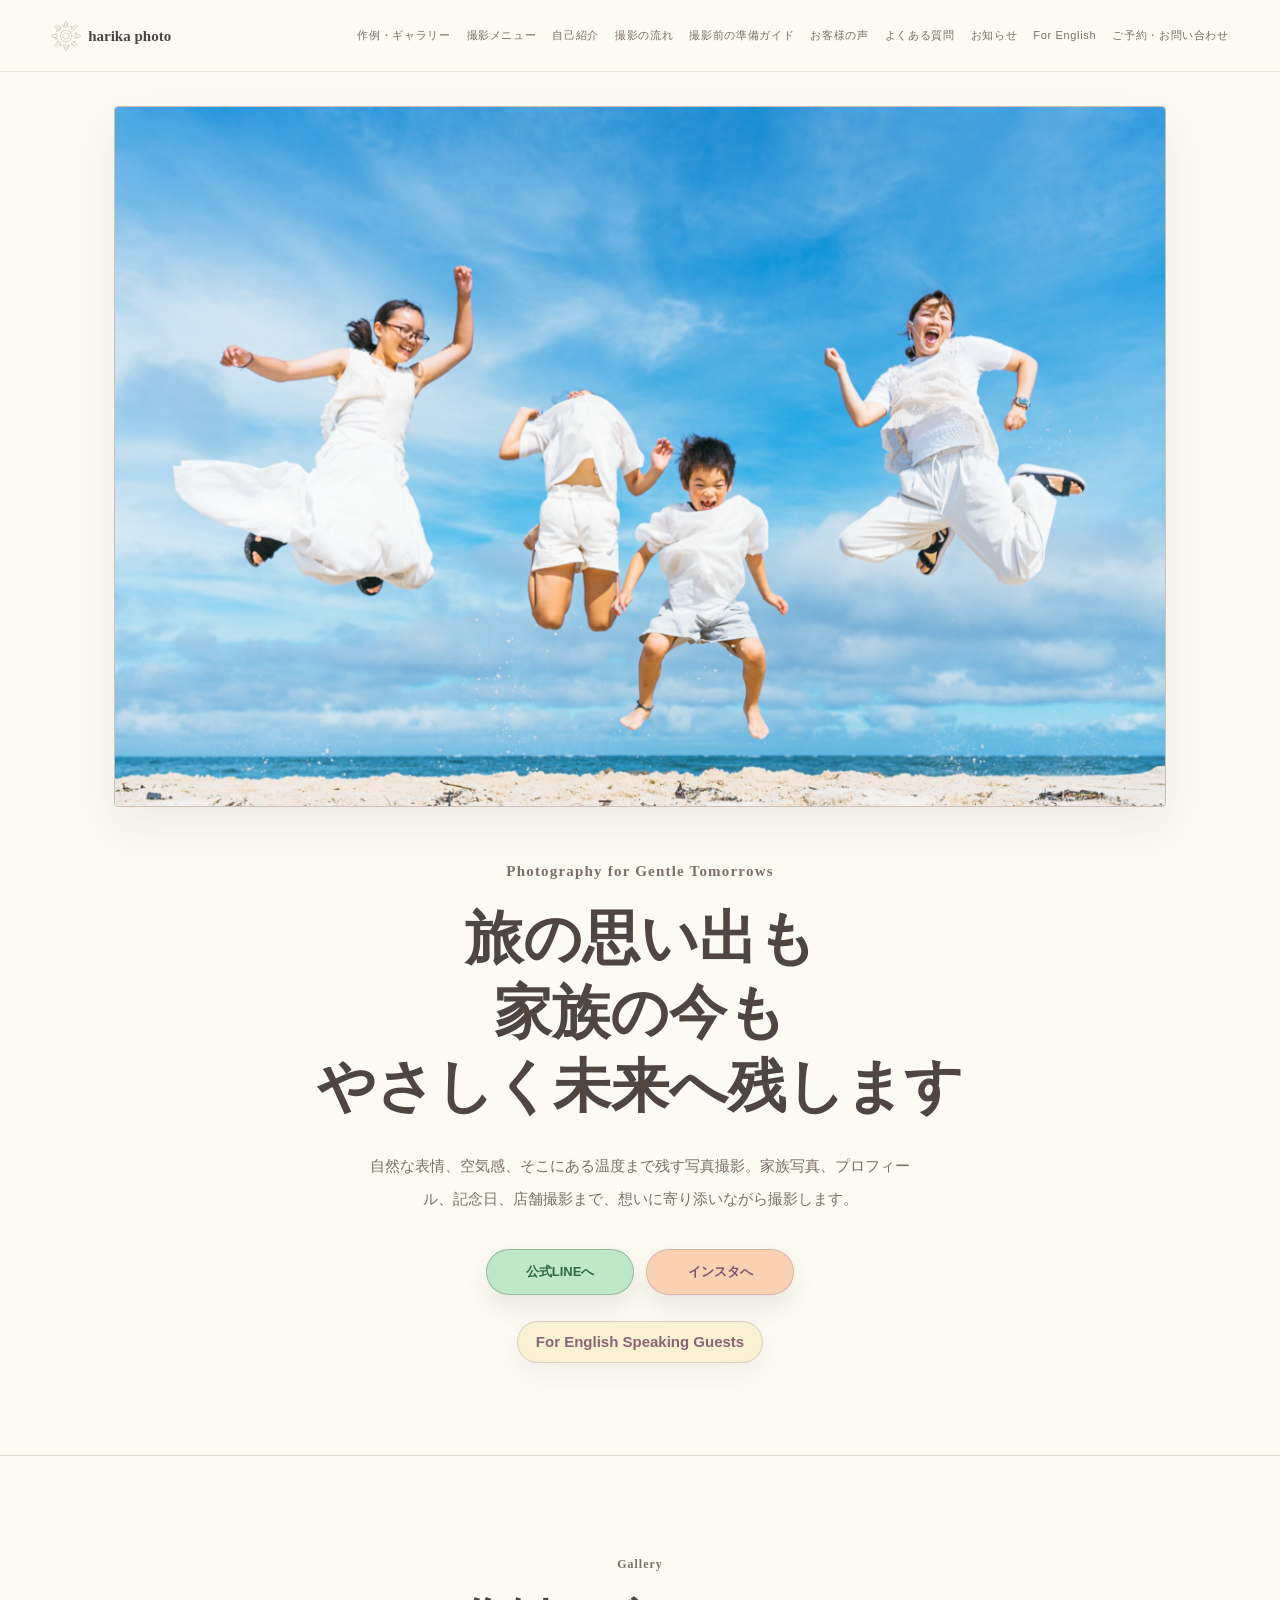
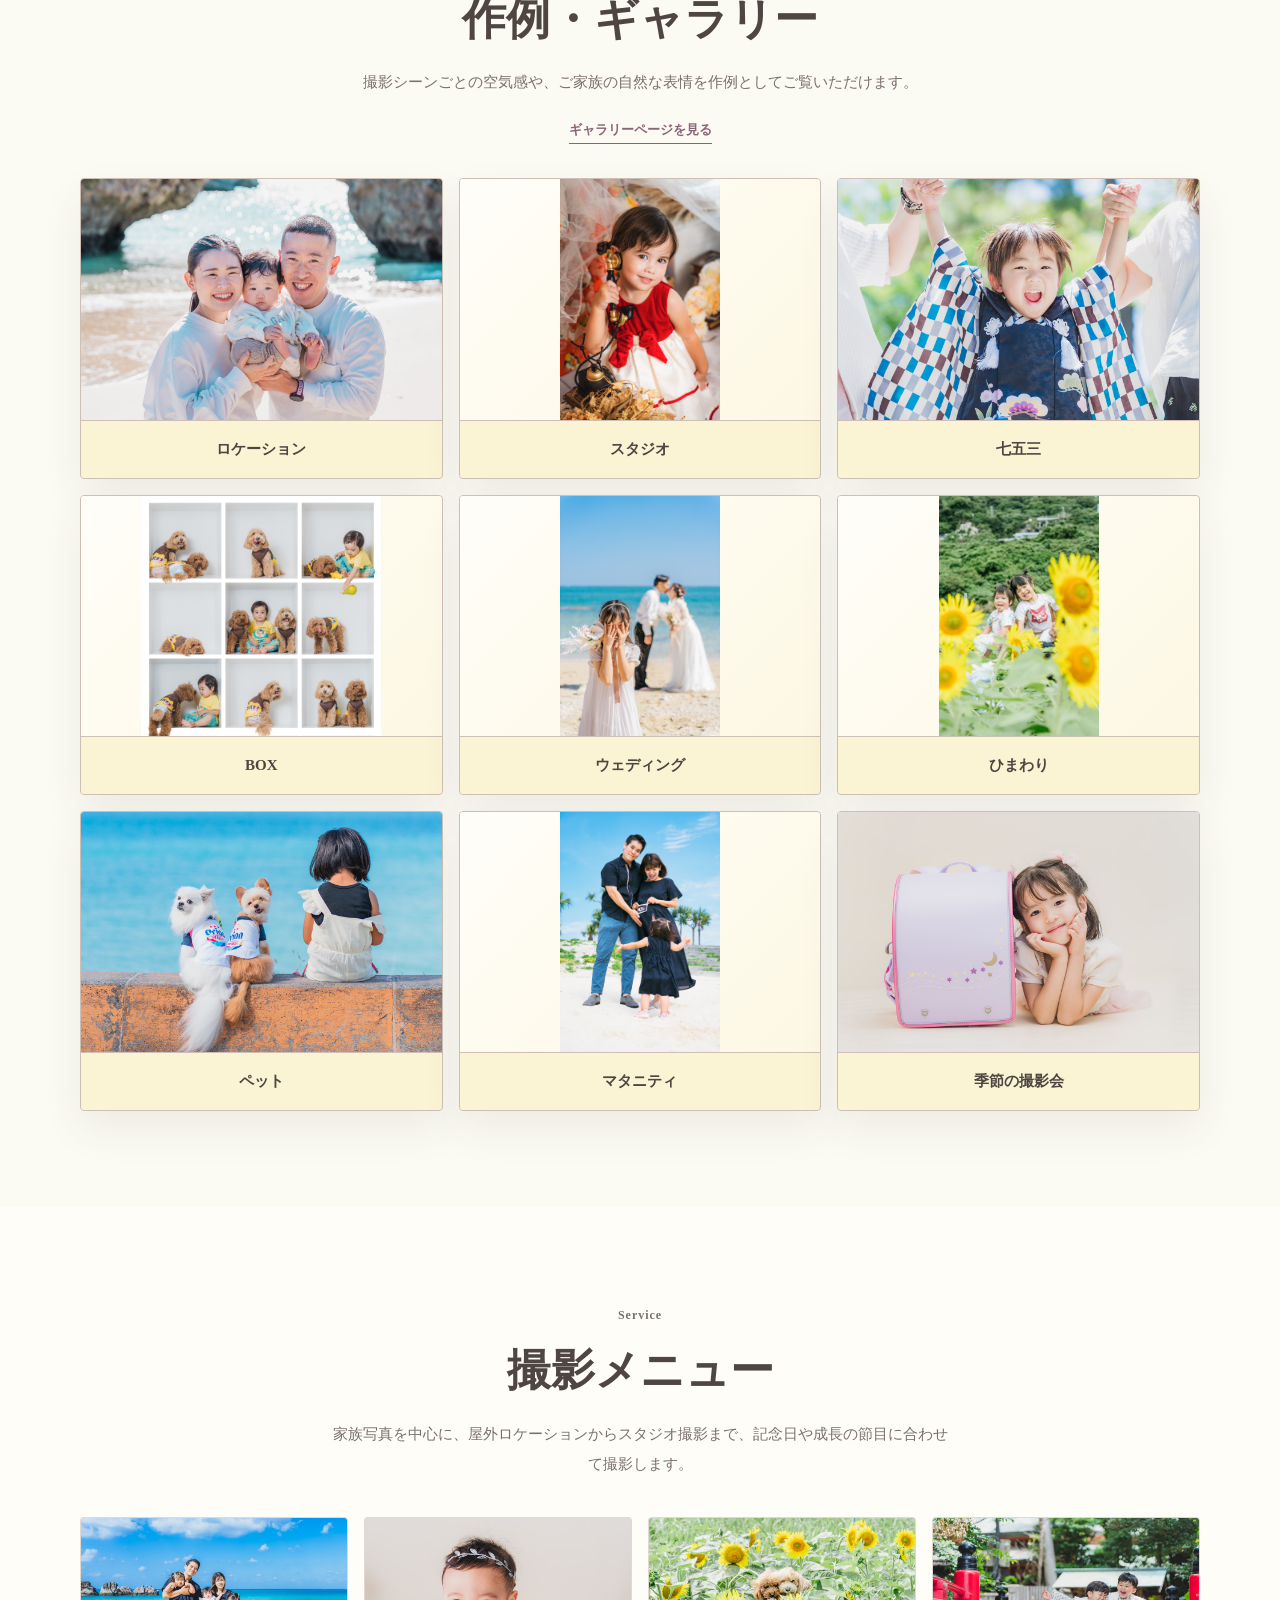
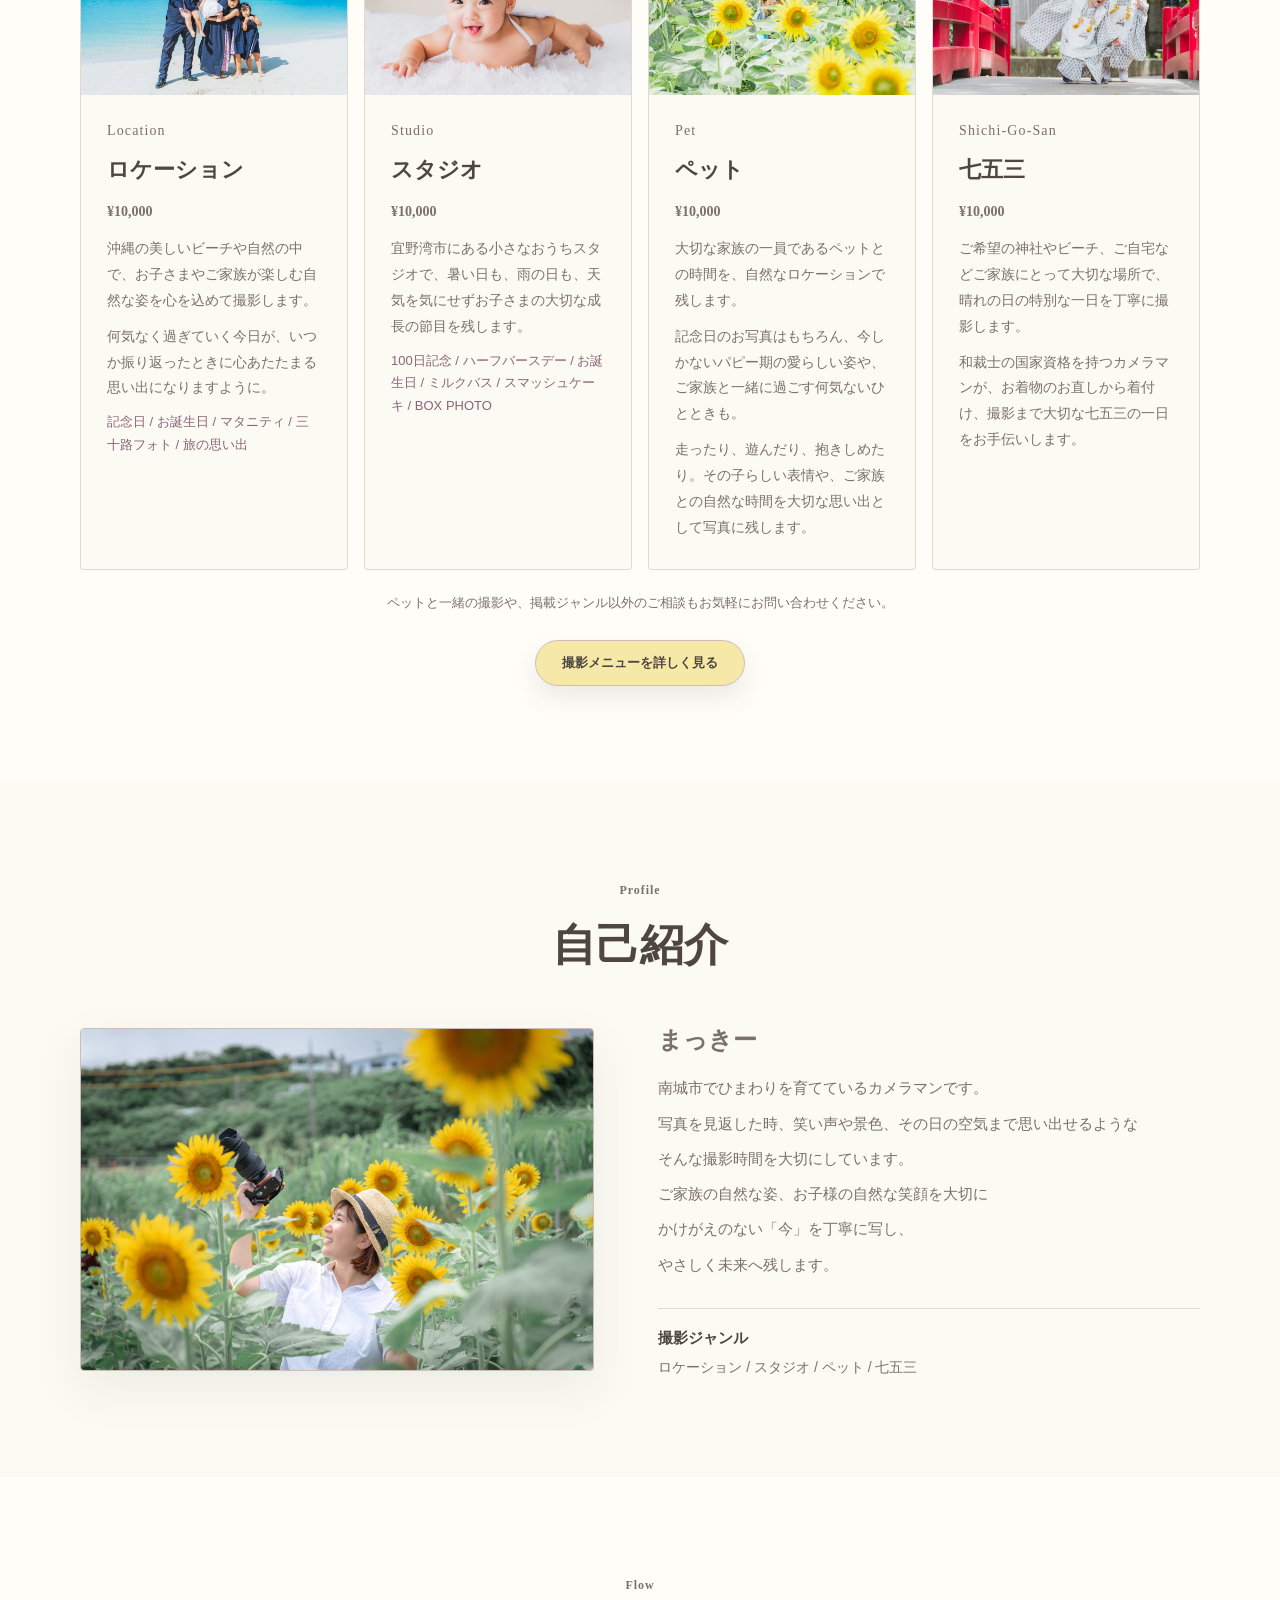
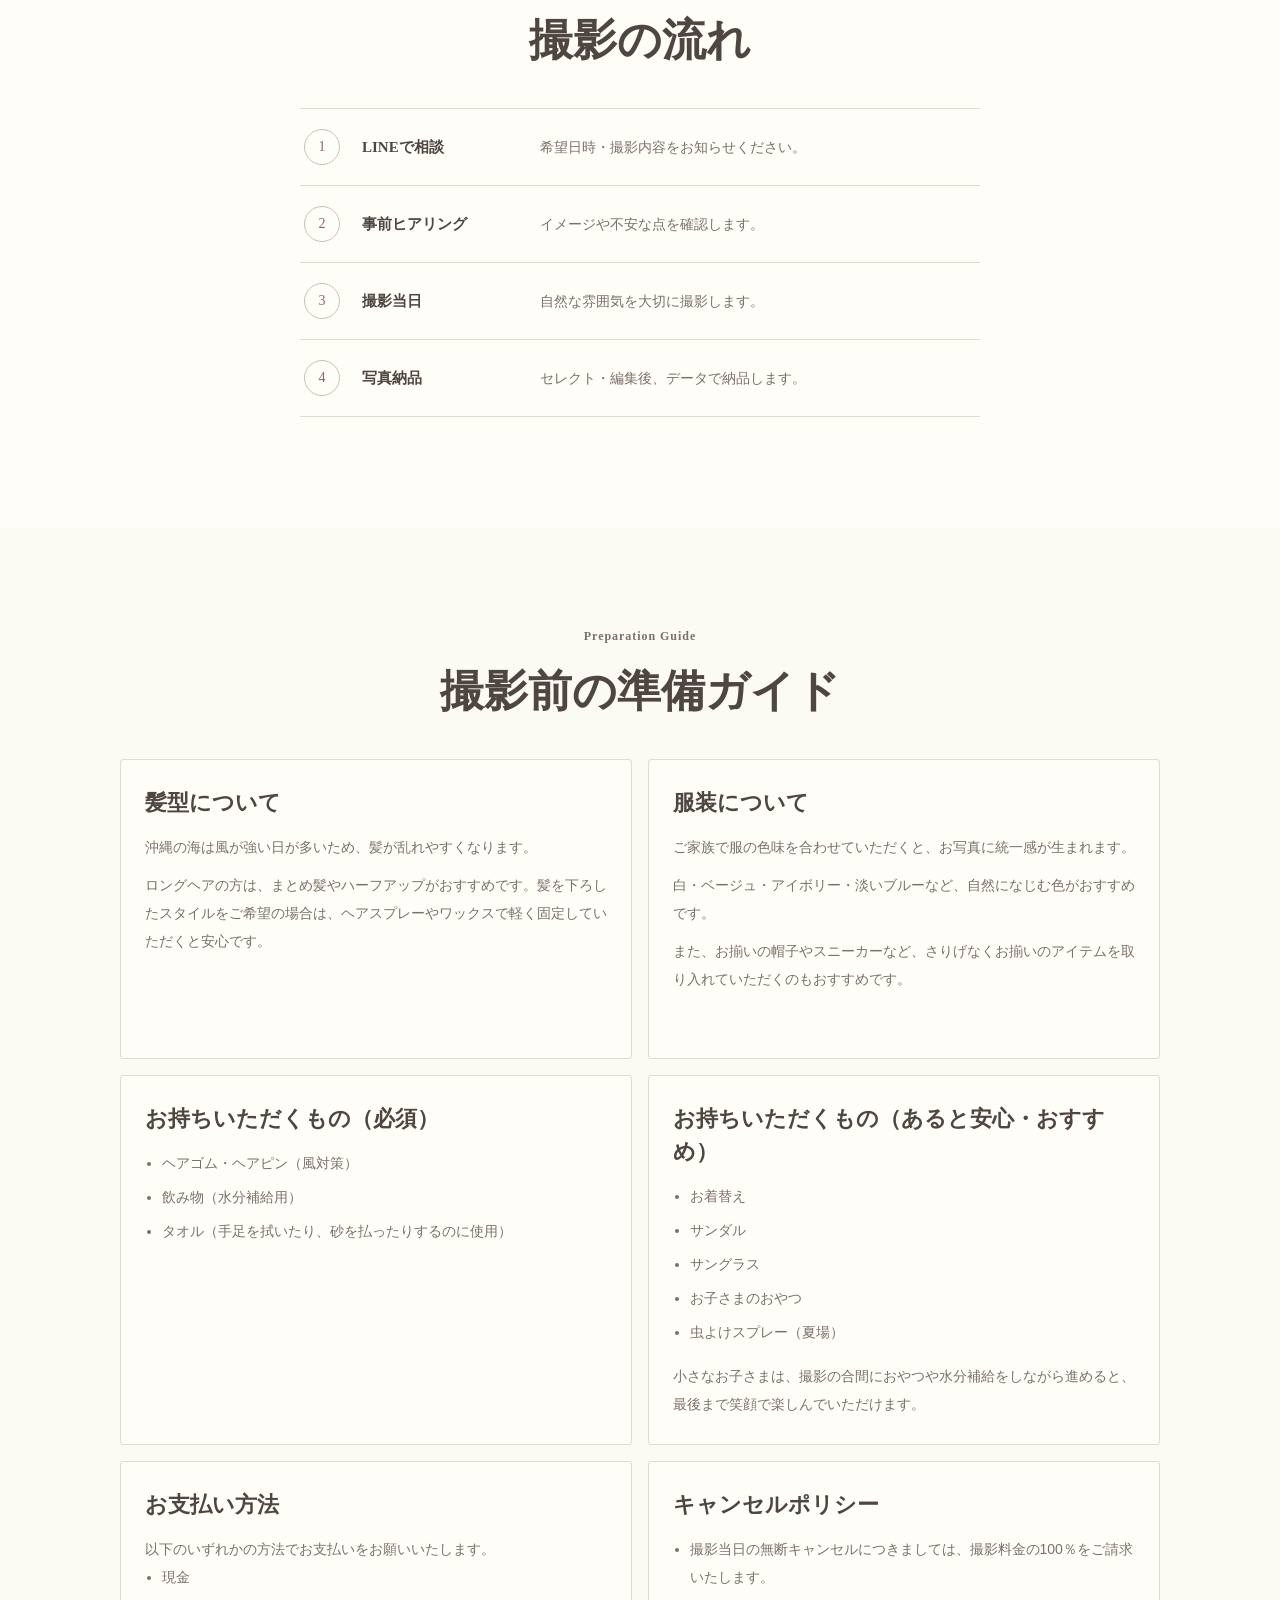
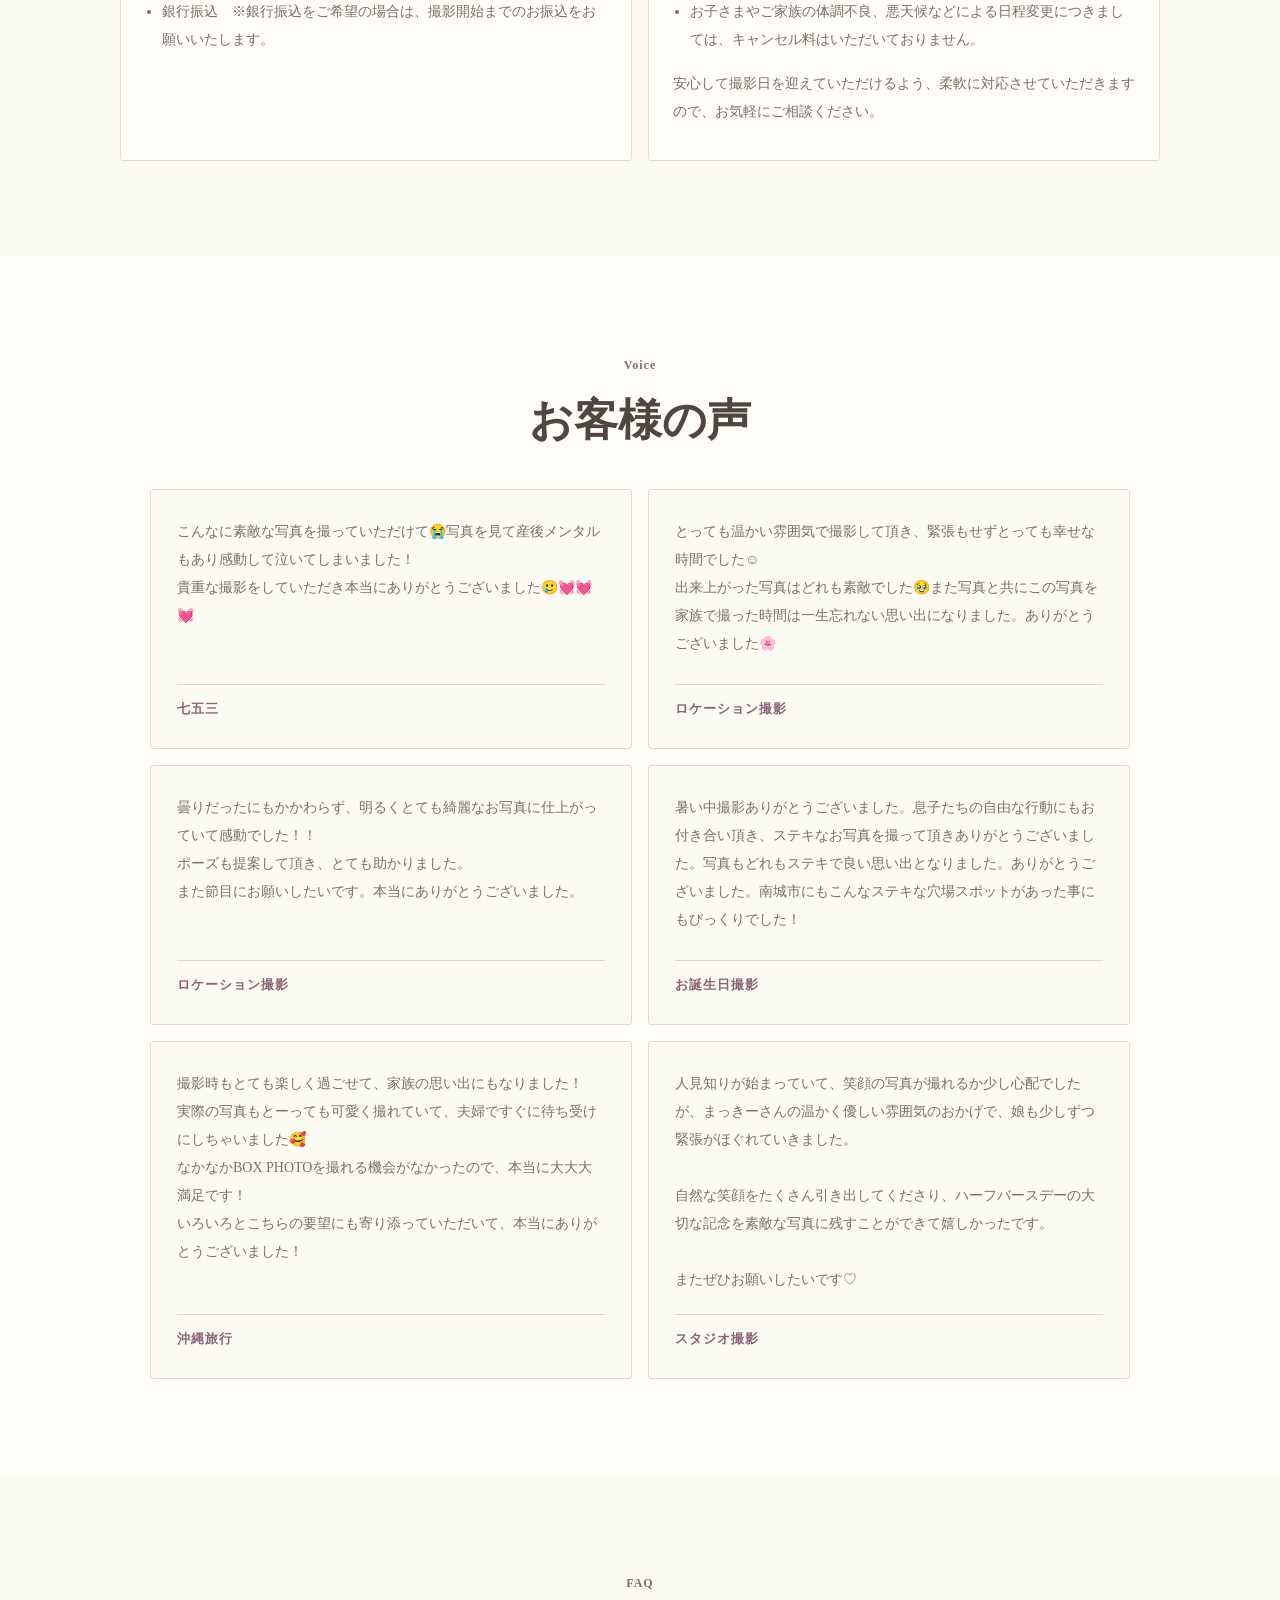
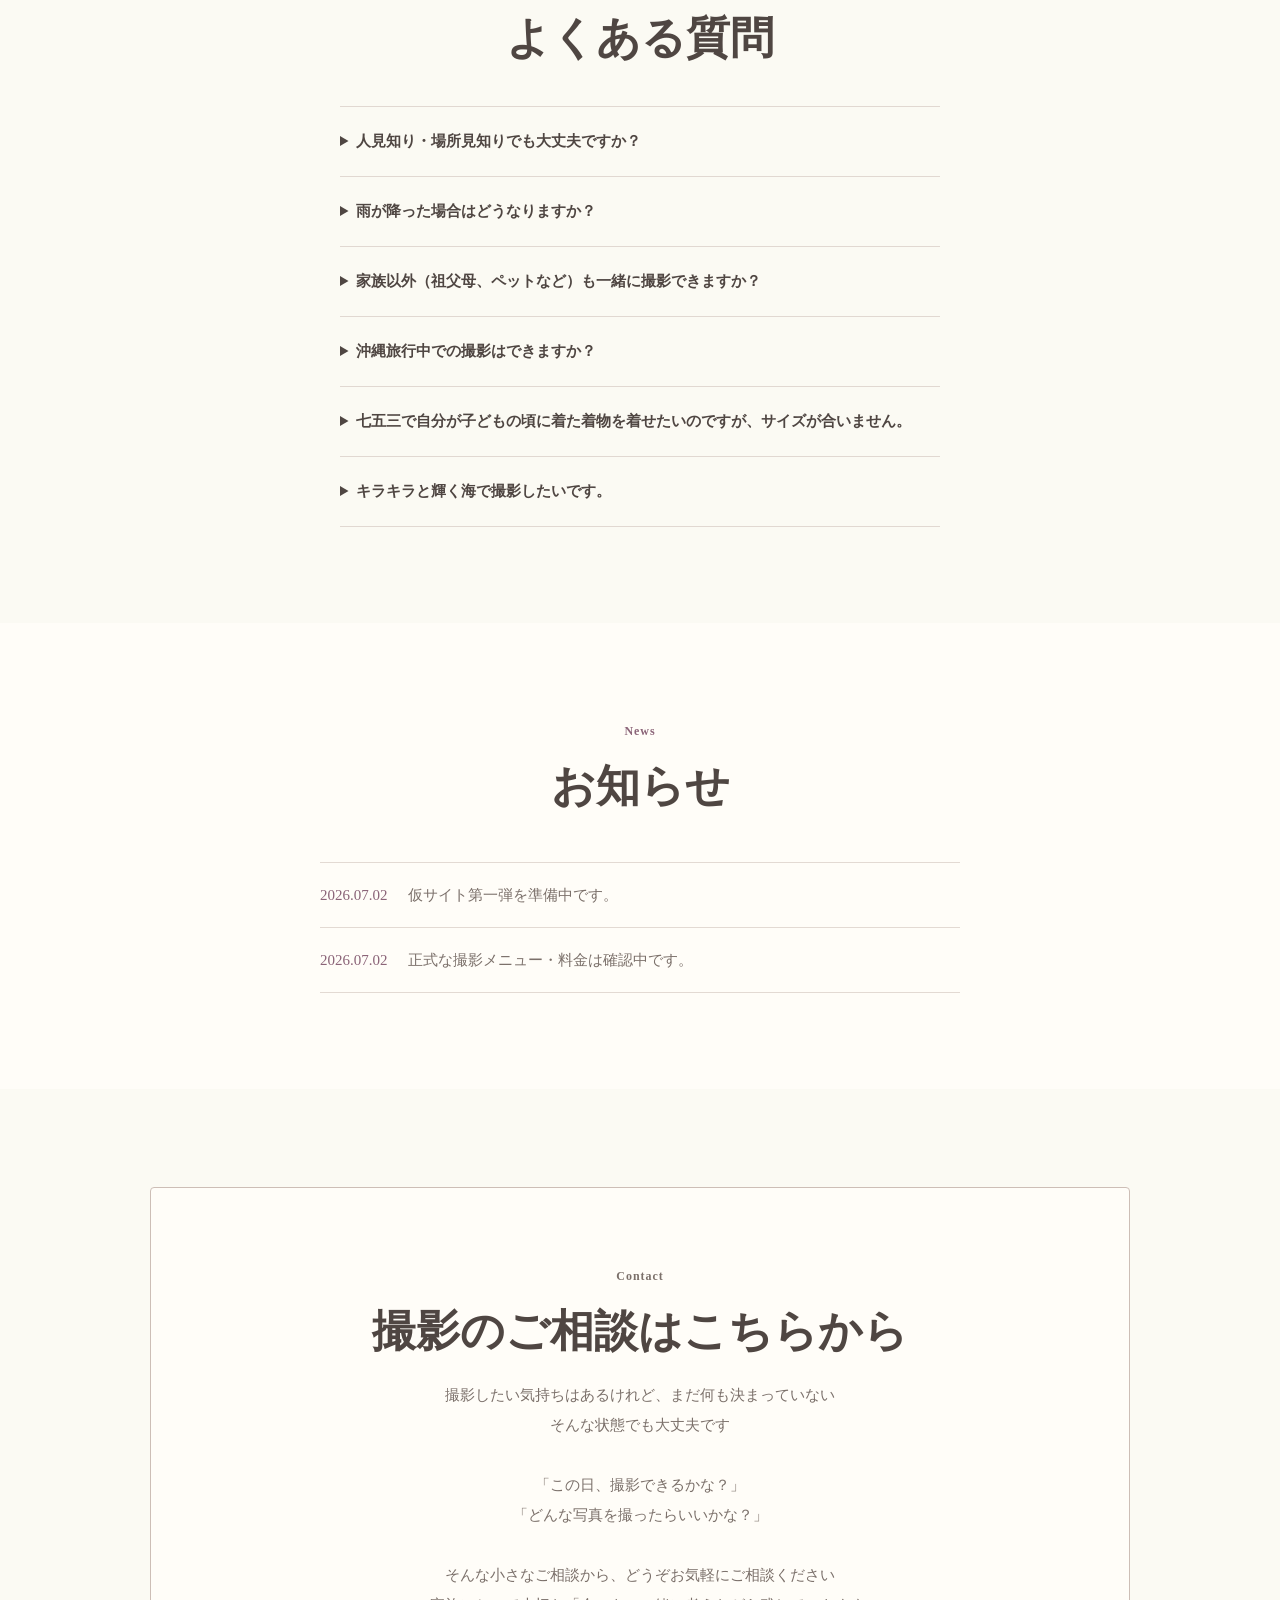
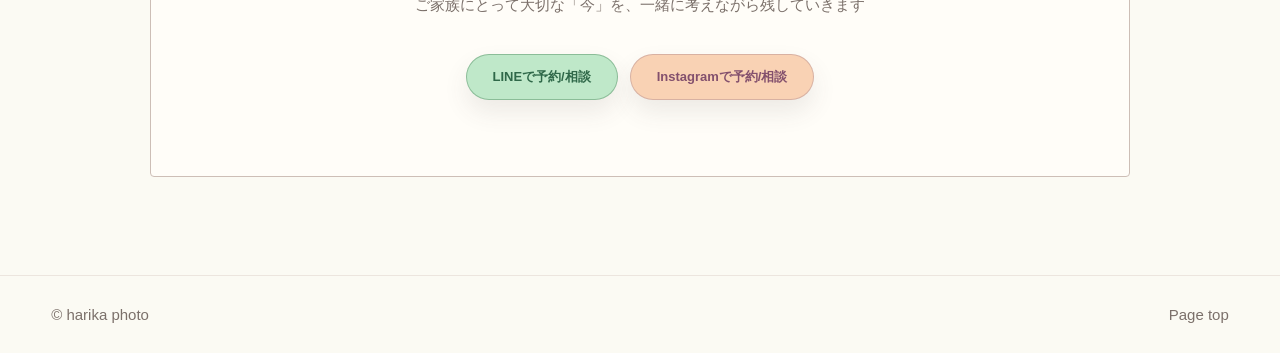
<file: index.html>
<!DOCTYPE html>
<html lang="ja">
  <head>
    <meta charset="UTF-8" />
    <meta name="viewport" content="width=device-width, initial-scale=1.0" />
    <meta name="description" content="まっきーは、自然な表情と空気感を大切に残すフォトグラファーの仮サイトです。" />
    <meta name="robots" content="noindex, nofollow, noarchive" />
    <title>harika photo | カメラマン仮サイト</title>
    <link rel="stylesheet" href="assets/css/style.css?v=location-info-card-20260727" />
  </head>
  <body>
    <header class="site-header">
      <a class="brand" href="index.html" aria-label="トップページへ"><img class="brand-logo" src="assets/images/harika-photo-mark-centered.png" alt="" /><span>harika photo</span></a>
      <button class="nav-toggle" type="button" aria-expanded="false" aria-controls="site-nav"><span></span><span></span></button>
      <nav class="site-nav" id="site-nav">
        <a href="#gallery">作例・ギャラリー</a><a href="#service">撮影メニュー</a><a href="#profile">自己紹介</a><a href="#flow">撮影の流れ</a><a href="#preparation">撮影前の準備ガイド</a><a href="#voices">お客様の声</a><a href="#faq">よくある質問</a><a href="#news">お知らせ</a><a href="english.html">For English</a><a href="#contact">ご予約・お問い合わせ</a>
      </nav>
    </header>
    <main>
      <section class="hero" id="top">
        <div class="hero-copy">
          <p class="eyebrow">Photography for Gentle Tomorrows</p>
          <h1>旅の思い出も<br />家族の今も<br />やさしく未来へ残します</h1>
          <p>自然な表情、空気感、そこにある温度まで残す写真撮影。家族写真、プロフィール、記念日、店舗撮影まで、想いに寄り添いながら撮影します。</p>
          <div class="hero-actions"><a class="button line-button" href="#contact">公式LINEへ</a><a class="button instagram-button" href="gallery.html">インスタへ</a></div>
          <a class="hero-language-link" href="english.html">For English Speaking Guests</a>
        </div>
        <div class="hero-visual" aria-label="家族が海辺でジャンプしている写真"><div class="photo-frame main-photo"><img class="hero-photo" src="assets/images/hero-top.jpg" alt="青空の下、海辺で家族がジャンプしている写真" /><div class="hero-welcome" aria-hidden="true"><p>harika photoへようこそ</p><span>Welcome to harika photo</span></div></div></div>
      </section>
      <section class="section gallery-preview" id="gallery" aria-labelledby="gallery-title"><div class="gallery-copy"><p class="eyebrow">Gallery</p><h2 id="gallery-title">作例・ギャラリー</h2><p>撮影シーンごとの空気感や、ご家族の自然な表情を作例としてご覧いただけます。</p><a class="text-link" href="gallery.html">ギャラリーページを見る</a></div><div class="gallery-carousel"><button class="carousel-button carousel-button-prev" type="button" aria-label="前の作例を見る" data-gallery-prev><span aria-hidden="true"></span></button><div class="gallery-grid" data-gallery-carousel><article class="gallery-card"><div class="gallery-photo"><img src="assets/images/gallery-location-01.jpg" alt="海辺で家族が寄り添っているロケーション撮影の作例写真" width="1200" height="800" loading="lazy" decoding="async" /></div><p class="gallery-card-label">ロケーション</p></article><article class="gallery-card"><div class="gallery-photo"><img src="assets/images/gallery-studio-01.jpg" alt="スタジオで子どもが赤い衣装を着て電話を持っている作例写真" width="800" height="1200" loading="lazy" decoding="async" /></div><p class="gallery-card-label">スタジオ</p></article><article class="gallery-card"><div class="gallery-photo"><img src="assets/images/gallery-shichigosan-01.jpg" alt="七五三の着物姿の子どもが笑っている作例写真" width="1200" height="800" loading="lazy" decoding="async" /></div><p class="gallery-card-label">七五三</p></article><article class="gallery-card"><div class="gallery-photo"><img src="assets/images/gallery-box-01.jpg" alt="BOX PHOTOで子どもと犬が並んでいる作例写真" width="1200" height="1200" loading="lazy" decoding="async" /></div><p class="gallery-card-label">BOX</p></article><article class="gallery-card"><div class="gallery-photo"><img src="assets/images/gallery-wedding-01.jpg" alt="海辺でウェディング撮影をしている作例写真" width="800" height="1200" loading="lazy" decoding="async" /></div><p class="gallery-card-label">ウェディング</p></article><article class="gallery-card"><div class="gallery-photo"><img src="assets/images/gallery-sunflower-01.jpg" alt="ひまわり畑で子どもたちが笑っている作例写真" width="800" height="1200" loading="lazy" decoding="async" /></div><p class="gallery-card-label">ひまわり</p></article><article class="gallery-card"><div class="gallery-photo"><img src="assets/images/gallery-pet-01.jpg" alt="海辺で子どもと犬が並んでいるペット撮影の作例写真" width="1200" height="800" loading="lazy" decoding="async" /></div><p class="gallery-card-label">ペット</p></article><article class="gallery-card"><div class="gallery-photo"><img src="assets/images/gallery-maternity-01.jpg" alt="海辺で家族がマタニティフォトを撮影している作例写真" width="800" height="1200" loading="lazy" decoding="async" /></div><p class="gallery-card-label">マタニティ</p></article><article class="gallery-card"><div class="gallery-photo"><img src="assets/images/gallery-season-01.jpg" alt="ランドセルと一緒に子どもが写っている季節の撮影会の作例写真" width="1200" height="800" loading="lazy" decoding="async" /></div><p class="gallery-card-label">季節の撮影会</p></article></div><button class="carousel-button carousel-button-next" type="button" aria-label="次の作例を見る" data-gallery-next><span aria-hidden="true"></span></button></div></section>
      <section class="section" id="service" aria-labelledby="service-title"><div class="section-heading narrow"><p class="eyebrow">Service</p><h2 id="service-title">撮影メニュー</h2><p>家族写真を中心に、屋外ロケーションからスタジオ撮影まで、記念日や成長の節目に合わせて撮影します。</p></div><div class="service-carousel"><button class="carousel-button carousel-button-prev" type="button" aria-label="前の撮影メニューを見る" data-carousel-prev><span aria-hidden="true"></span></button><div class="card-grid service-grid" data-service-carousel><article class="service-card"><div class="service-photo"><img src="assets/images/service-location.jpg" alt="沖縄の海辺で家族が並んでいるロケーション撮影の写真" width="1000" height="666" loading="lazy" decoding="async" /></div><p class="service-label">Location</p><h3>ロケーション</h3><p class="service-card-price">¥10,000</p><div class="service-card-copy"><p>沖縄の美しいビーチや自然の中で、お子さまやご家族が楽しむ自然な姿を心を込めて撮影します。</p><p>何気なく過ぎていく今日が、いつか振り返ったときに心あたたまる思い出になりますように。</p><p class="service-card-keywords">記念日 / お誕生日 / マタニティ / 三十路フォト / 旅の思い出</p></div></article><article class="service-card"><div class="service-photo"><img src="assets/images/service-studio.jpg" alt="白い背景で赤ちゃんが笑っているスタジオ撮影の写真" width="1000" height="666" loading="lazy" decoding="async" /></div><p class="service-label">Studio</p><h3>スタジオ</h3><p class="service-card-price">¥10,000</p><div class="service-card-copy"><p>宜野湾市にある小さなおうちスタジオで、暑い日も、雨の日も、天気を気にせずお子さまの大切な成長の節目を残します。</p><p class="service-card-keywords">100日記念 / ハーフバースデー / お誕生日 / ミルクバス / スマッシュケーキ / BOX PHOTO</p></div></article><article class="service-card"><div class="service-photo"><img src="assets/images/service-pet.jpg" alt="ひまわり畑で犬が寄り添っているペット撮影の写真" width="1000" height="666" loading="lazy" decoding="async" /></div><p class="service-label">Pet</p><h3>ペット</h3><p class="service-card-price">¥10,000</p><div class="service-card-copy"><p>大切な家族の一員であるペットとの時間を、自然なロケーションで残します。</p><p>記念日のお写真はもちろん、今しかないパピー期の愛らしい姿や、ご家族と一緒に過ごす何気ないひとときも。</p><p>走ったり、遊んだり、抱きしめたり。その子らしい表情や、ご家族との自然な時間を大切な思い出として写真に残します。</p></div></article><article class="service-card"><div class="service-photo"><img src="assets/images/service-shichigosan.jpg" alt="赤い橋で着物姿の子どもたちが笑っている七五三撮影の写真" width="1000" height="666" loading="lazy" decoding="async" /></div><p class="service-label">Shichi-Go-San</p><h3>七五三</h3><p class="service-card-price">¥10,000</p><div class="service-card-copy"><p>ご希望の神社やビーチ、ご自宅などご家族にとって大切な場所で、晴れの日の特別な一日を丁寧に撮影します。</p><p>和裁士の国家資格を持つカメラマンが、お着物のお直しから着付け、撮影まで大切な七五三の一日をお手伝いします。</p></div></article></div><button class="carousel-button carousel-button-next" type="button" aria-label="次の撮影メニューを見る" data-carousel-next><span aria-hidden="true"></span></button></div><p class="service-note">ペットと一緒の撮影や、掲載ジャンル以外のご相談もお気軽にお問い合わせください。</p><div class="section-action"><a class="button menu-detail-button" href="menu.html">撮影メニューを詳しく見る</a></div></section>
      <section class="section profile-section" id="profile" aria-labelledby="profile-title"><div class="section-heading narrow"><p class="eyebrow">Profile</p><h2 id="profile-title">自己紹介</h2></div><div class="profile-body"><div class="soft-image profile-photo"><img src="assets/images/profile-photo.jpg" alt="ひまわり畑でカメラを構えるまっきーさん" /></div><div class="profile-copy"><p class="profile-name">まっきー</p><p>南城市でひまわりを育てているカメラマンです。<br /><br />写真を見返した時、笑い声や景色、その日の空気まで思い出せるような<br />そんな撮影時間を大切にしています。<br /><br />ご家族の自然な姿、お子様の自然な笑顔を大切に<br />かけがえのない「今」を丁寧に写し、<br />やさしく未来へ残します。</p><dl class="profile-list"><div><dt>撮影ジャンル</dt><dd>ロケーション / スタジオ / ペット / 七五三</dd></div></dl></div></div></section>
      <section class="section flow" id="flow" aria-labelledby="flow-title"><div class="section-heading narrow"><p class="eyebrow">Flow</p><h2 id="flow-title">撮影の流れ</h2></div><ol class="flow-list"><li><span>1</span><strong>LINEで相談</strong><p>希望日時・撮影内容をお知らせください。</p></li><li><span>2</span><strong>事前ヒアリング</strong><p>イメージや不安な点を確認します。</p></li><li><span>3</span><strong>撮影当日</strong><p>自然な雰囲気を大切に撮影します。</p></li><li><span>4</span><strong>写真納品</strong><p>セレクト・編集後、データで納品します。</p></li></ol></section>
      <section class="section preparation" id="preparation" aria-labelledby="preparation-title"><div class="section-heading narrow"><p class="eyebrow">Preparation Guide</p><h2 id="preparation-title">撮影前の準備ガイド</h2></div><div class="preparation-grid"><article class="preparation-card"><h3>髪型について</h3><p>沖縄の海は風が強い日が多いため、髪が乱れやすくなります。</p><p>ロングヘアの方は、まとめ髪やハーフアップがおすすめです。髪を下ろしたスタイルをご希望の場合は、ヘアスプレーやワックスで軽く固定していただくと安心です。</p></article><article class="preparation-card"><h3>服装について</h3><p>ご家族で服の色味を合わせていただくと、お写真に統一感が生まれます。</p><p>白・ベージュ・アイボリー・淡いブルーなど、自然になじむ色がおすすめです。</p><p>また、お揃いの帽子やスニーカーなど、さりげなくお揃いのアイテムを取り入れていただくのもおすすめです。</p></article><article class="preparation-card preparation-card-desktop"><h3>お持ちいただくもの（必須）</h3><ul><li>ヘアゴム・ヘアピン（風対策）</li><li>飲み物（水分補給用）</li><li>タオル（手足を拭いたり、砂を払ったりするのに使用）</li></ul></article><article class="preparation-card preparation-card-desktop"><h3>お持ちいただくもの（あると安心・おすすめ）</h3><ul><li>お着替え</li><li>サンダル</li><li>サングラス</li><li>お子さまのおやつ</li><li>虫よけスプレー（夏場）</li></ul><p class="preparation-note">小さなお子さまは、撮影の合間におやつや水分補給をしながら進めると、最後まで笑顔で楽しんでいただけます。</p></article><article class="preparation-card preparation-card-mobile"><h3>お持ちいただくもの</h3><h4>【必須】</h4><ul><li>ヘアゴム・ヘアピン（風対策）</li><li>飲み物（水分補給用）</li><li>タオル（手足を拭いたり、砂を払ったりするのに使用）</li></ul><h4>【あると安心・おすすめ】</h4><ul><li>お着替え</li><li>サンダル</li><li>サングラス</li><li>お子さまのおやつ</li><li>虫よけスプレー（夏場）</li></ul><p class="preparation-note">小さなお子さまは、撮影の合間におやつや水分補給をしながら進めると、最後まで笑顔で楽しんでいただけます。</p></article><article class="preparation-card"><h3>お支払い方法</h3><p>以下のいずれかの方法でお支払いをお願いいたします。</p><ul><li>現金</li><li>銀行振込　※銀行振込をご希望の場合は、撮影開始までのお振込をお願いいたします。</li></ul></article><article class="preparation-card"><h3>キャンセルポリシー</h3><ul><li>撮影当日の無断キャンセルにつきましては、撮影料金の100％をご請求いたします。</li><li>お子さまやご家族の体調不良、悪天候などによる日程変更につきましては、キャンセル料はいただいておりません。</li></ul><p class="preparation-note">安心して撮影日を迎えていただけるよう、柔軟に対応させていただきますので、お気軽にご相談ください。</p></article></div></section>
      <section class="section voices" id="voices" aria-labelledby="voices-title"><div class="section-heading narrow"><p class="eyebrow">Voice</p><h2 id="voices-title">お客様の声</h2></div><div class="voice-carousel"><button class="carousel-button carousel-button-prev" type="button" aria-label="前のお客様の声を見る" data-voice-prev><span aria-hidden="true"></span></button><div class="voice-grid" data-voice-carousel><article class="voice-card"><p>こんなに素敵な写真を撮っていただけて😭写真を見て産後メンタルもあり感動して泣いてしまいました！<br />貴重な撮影をしていただき本当にありがとうございました🥲💓💓💓</p><div class="voice-category">七五三</div></article><article class="voice-card"><p>とっても温かい雰囲気で撮影して頂き、緊張もせずとっても幸せな時間でした☺️<br />出来上がった写真はどれも素敵でした🥹また写真と共にこの写真を家族で撮った時間は一生忘れない思い出になりました。ありがとうございました🌸</p><div class="voice-category">ロケーション撮影</div></article><article class="voice-card"><p>曇りだったにもかかわらず、明るくとても綺麗なお写真に仕上がっていて感動でした！！<br />ポーズも提案して頂き、とても助かりました。<br />また節目にお願いしたいです。本当にありがとうございました。</p><div class="voice-category">ロケーション撮影</div></article><article class="voice-card"><p>暑い中撮影ありがとうございました。息子たちの自由な行動にもお付き合い頂き、ステキなお写真を撮って頂きありがとうございました。写真もどれもステキで良い思い出となりました。ありがとうございました。南城市にもこんなステキな穴場スポットがあった事にもびっくりでした！</p><div class="voice-category">お誕生日撮影</div></article><article class="voice-card"><p>撮影時もとても楽しく過ごせて、家族の思い出にもなりました！<br />実際の写真もとーっても可愛く撮れていて、夫婦ですぐに待ち受けにしちゃいました🥰<br />なかなかBOX PHOTOを撮れる機会がなかったので、本当に大大大満足です！<br />いろいろとこちらの要望にも寄り添っていただいて、本当にありがとうございました！</p><div class="voice-category">沖縄旅行</div></article><article class="voice-card"><p>人見知りが始まっていて、笑顔の写真が撮れるか少し心配でしたが、まっきーさんの温かく優しい雰囲気のおかげで、娘も少しずつ緊張がほぐれていきました。<br /><br />自然な笑顔をたくさん引き出してくださり、ハーフバースデーの大切な記念を素敵な写真に残すことができて嬉しかったです。<br /><br />またぜひお願いしたいです♡</p><div class="voice-category">スタジオ撮影</div></article></div><button class="carousel-button carousel-button-next" type="button" aria-label="次のお客様の声を見る" data-voice-next><span aria-hidden="true"></span></button></div></section>
      <section class="section faq" id="faq" aria-labelledby="faq-title"><div class="section-heading narrow"><p class="eyebrow">FAQ</p><h2 id="faq-title">よくある質問</h2></div><details><summary>人見知り・場所見知りでも大丈夫ですか？</summary><p>もちろんです。<br />お子さまのペースを大切にしながら、遊んだりお話ししたりして、自然と笑顔になれる時間を一緒に過ごします。カメラマン自身も3人の母なのでご安心してお任せください。</p></details><details><summary>雨が降った場合はどうなりますか？</summary><p>天候を確認しながら、ご相談の上で日程変更または撮影場所をご提案いたします。沖縄の天気は変わりやすいため、前日〜当日に最終判断をしています</p></details><details><summary>家族以外（祖父母、ペットなど）も一緒に撮影できますか？</summary><p>もちろんです。<br />ご家族皆さまで過ごす時間も、大切な思い出です。<br />ご家族らしい、自然な時間　表情を、心を込めて撮影いたします。</p></details><details><summary>沖縄旅行中での撮影はできますか？</summary><p>もちろんです。<br />ご旅行中の急なご依頼も<br />旅行を計画中の段階でも お気軽にご相談ください。<br />ご旅行の時期やスケジュールに合わせて、おすすめの撮影時間やロケーションをご提案いたします。</p></details><details><summary>七五三で自分が子どもの頃に着た着物を着せたいのですが、サイズが合いません。</summary><p>お母さまやご家族が大切に受け継いできたお着物を、お子さまにも着ていただけるよう、和裁士の国家資格を持つカメラマンがお着物のお直しからサポートいたします。<br />思い出の詰まった一着で、特別な七五三を迎えられるよう心を込めてお手伝いします。</p></details><details><summary>キラキラと輝く海で撮影したいです。</summary><p>撮影するビーチや季節、時間帯によって、海の表情は少しずつ変わります。<br /><br />水面がキラキラと輝く時間帯など、ご希望のイメージに合わせて、日程を決める際におすすめのお時間をご案内いたします。<br /><br />また、光の反射が美しい海だけでなく、干潮の時間帯には、砂浜や沖縄らしい岩の表情を活かした少しかっこいい雰囲気のお写真をご提案することも可能です。<br /><br />「こんな写真を撮りたい」というイメージがありましたら、ぜひお気軽にお聞かせください。<br />お写真の雰囲気に合わせて、撮影場所や時間帯をご提案いたします。</p><figure class="faq-photo"><img src="assets/images/faq-high-tide.jpg" alt="キラキラと輝く海辺で家族が赤ちゃんに寄り添っている撮影例" width="1200" height="800" loading="lazy" decoding="async" /></figure></details></section>
      <section class="section news" id="news" aria-labelledby="news-title"><div><p class="eyebrow">News</p><h2 id="news-title">お知らせ</h2></div><ul class="news-list"><li><time datetime="2026-07-02">2026.07.02</time><span>仮サイト第一弾を準備中です。</span></li><li><time datetime="2026-07-02">2026.07.02</time><span>正式な撮影メニュー・料金は確認中です。</span></li></ul></section>
      <section class="contact" id="contact" aria-labelledby="contact-title"><div class="contact-panel"><p class="eyebrow">Contact</p><h2 id="contact-title">撮影のご相談はこちらから</h2><p class="contact-text-desktop">撮影したい気持ちはあるけれど、まだ何も決まっていない<br />そんな状態でも大丈夫です<br /><br />「この日、撮影できるかな？」<br />「どんな写真を撮ったらいいかな？」<br /><br />そんな小さなご相談から、どうぞお気軽にご相談ください<br />ご家族にとって大切な「今」を、一緒に考えながら残していきます</p><p class="contact-text-mobile">撮影したい気持ちはあるけれど、<br />まだ何も決まっていない<br />そんな状態でも大丈夫です<br /><br />「この日、撮影できるかな？」<br />「どんな写真を撮ったらいいかな？」<br /><br />そんな小さなご相談から、<br />どうぞお気軽にご相談ください<br />ご家族にとって大切な「今」を、<br />一緒に考えながら残していきます</p><div class="contact-actions"><a class="button line-button" href="#" aria-disabled="true">LINEで予約/相談</a><a class="button instagram-button" href="#" aria-disabled="true">Instagramで予約/相談</a></div></div></section>
    </main>
    <footer class="site-footer"><p>&copy; harika photo</p><a href="#top">Page top</a></footer>
    <script src="assets/js/main.js?v=menu-tabs-no-scroll-20260727"></script>
  </body>
</html>
</file>
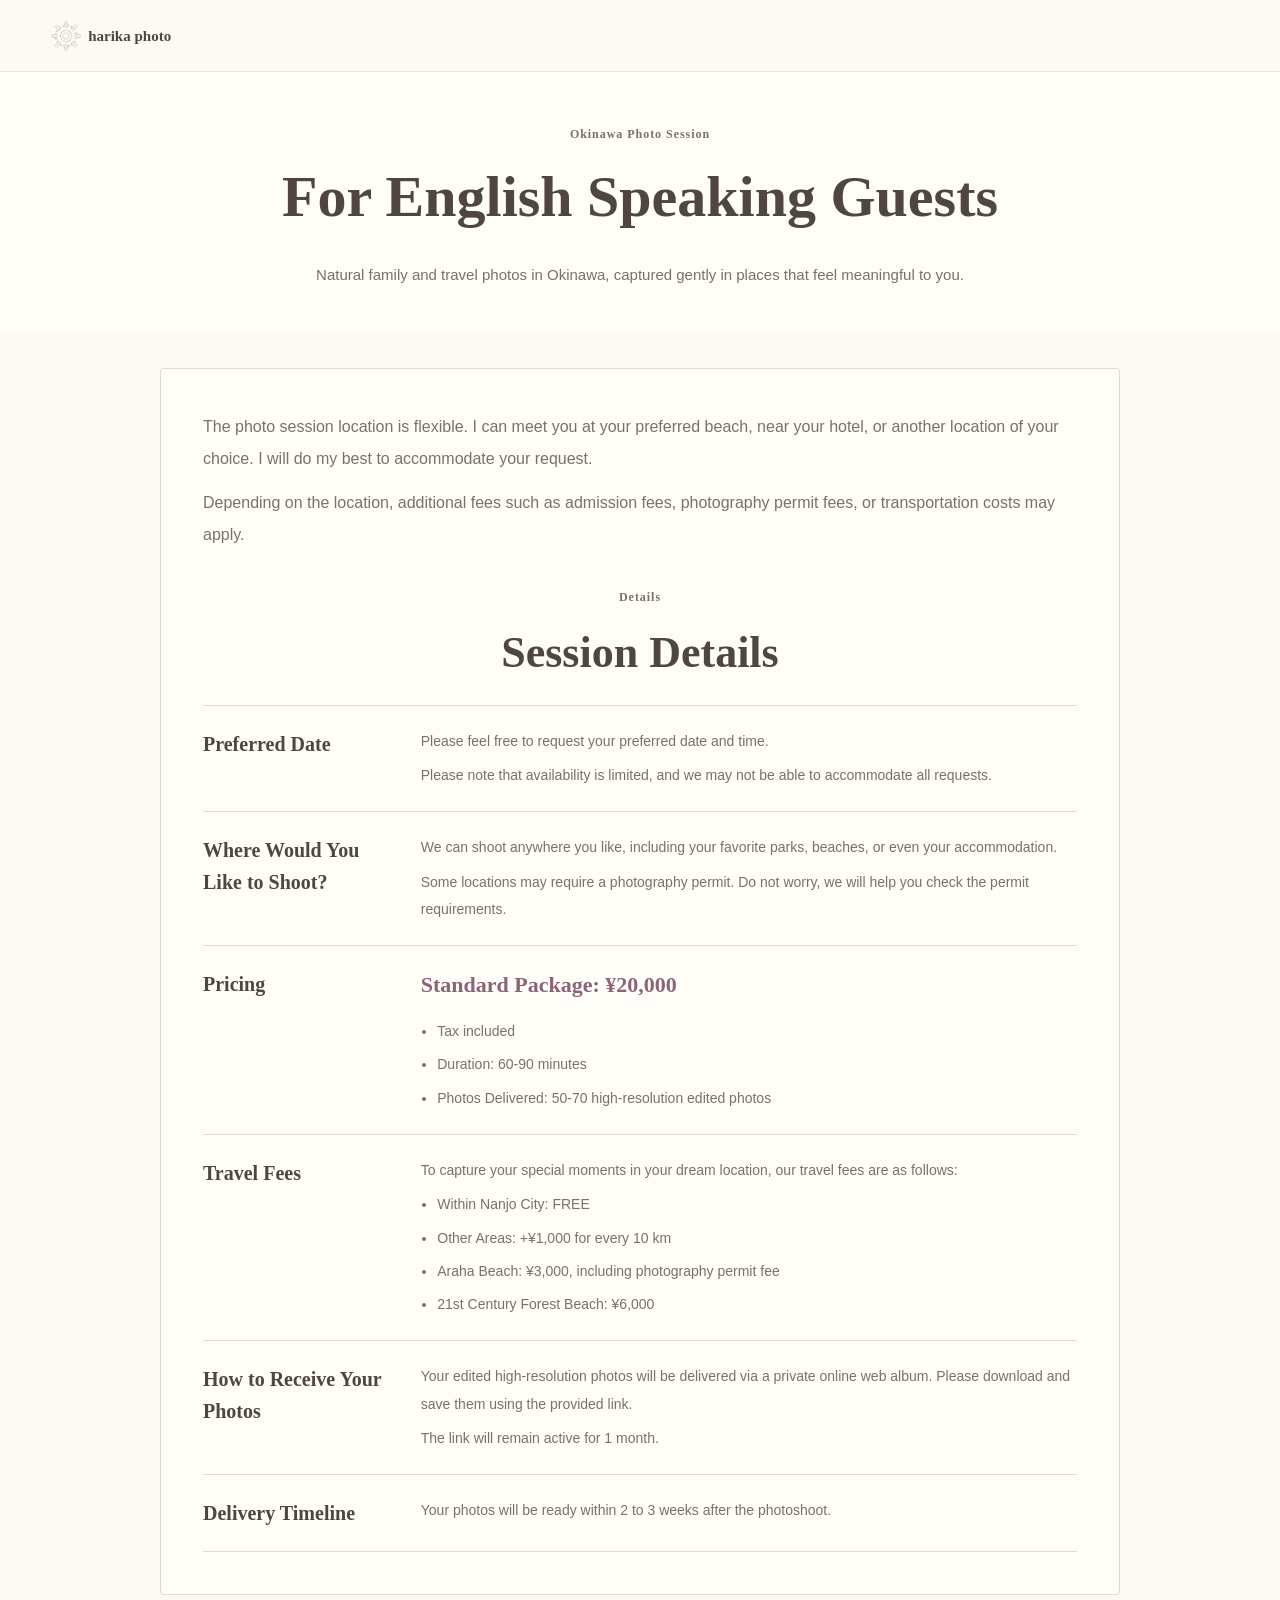
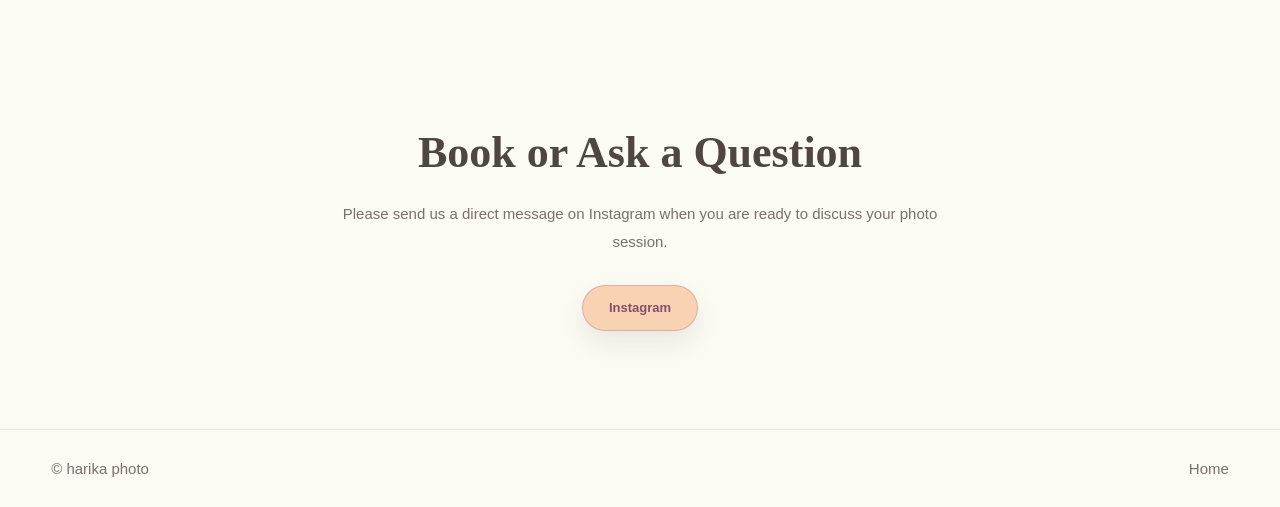
<file: english.html>
<!DOCTYPE html>
<html lang="en">
  <head>
    <meta charset="UTF-8" />
    <meta name="viewport" content="width=device-width, initial-scale=1.0" />
    <meta name="description" content="English information for harika photo guests visiting Okinawa." />
    <meta name="robots" content="noindex, nofollow, noarchive" />
    <title>For English Speaking Guests | harika photo</title>
    <link rel="stylesheet" href="assets/css/style.css?v=location-info-card-20260727" />
  </head>
  <body>
    <header class="site-header">
      <a class="brand" href="index.html" aria-label="Back to home"><img class="brand-logo" src="assets/images/harika-photo-mark-centered.png" alt="" /><span>harika photo</span></a>
    </header>
    <main>
      <section class="page-hero english-hero">
        <p class="eyebrow">Okinawa Photo Session</p>
        <h1>For English Speaking Guests</h1>
        <p>Natural family and travel photos in Okinawa, captured gently in places that feel meaningful to you.</p>
      </section>
      <section class="section english-page" aria-label="English photo session information">
        <div class="english-panel">
          <div class="english-lead">
            <p>The photo session location is flexible. I can meet you at your preferred beach, near your hotel, or another location of your choice. I will do my best to accommodate your request.</p>
            <p>Depending on the location, additional fees such as admission fees, photography permit fees, or transportation costs may apply.</p>
          </div>
          <div class="section-heading narrow english-heading">
            <p class="eyebrow">Details</p>
            <h2>Session Details</h2>
          </div>
          <dl class="english-detail-list">
            <div>
              <dt>Preferred Date</dt>
              <dd>
                <p>Please feel free to request your preferred date and time.</p>
                <p>Please note that availability is limited, and we may not be able to accommodate all requests.</p>
              </dd>
            </div>
            <div>
              <dt>Where Would You Like to Shoot?</dt>
              <dd>
                <p>We can shoot anywhere you like, including your favorite parks, beaches, or even your accommodation.</p>
                <p>Some locations may require a photography permit. Do not worry, we will help you check the permit requirements.</p>
              </dd>
            </div>
            <div>
              <dt>Pricing</dt>
              <dd>
                <p class="english-price">Standard Package: ¥20,000</p>
                <ul>
                  <li>Tax included</li>
                  <li>Duration: 60-90 minutes</li>
                  <li>Photos Delivered: 50-70 high-resolution edited photos</li>
                </ul>
              </dd>
            </div>
            <div>
              <dt>Travel Fees</dt>
              <dd>
                <p>To capture your special moments in your dream location, our travel fees are as follows:</p>
                <ul>
                  <li>Within Nanjo City: FREE</li>
                  <li>Other Areas: +¥1,000 for every 10 km</li>
                  <li>Araha Beach: ¥3,000, including photography permit fee</li>
                  <li>21st Century Forest Beach: ¥6,000</li>
                </ul>
              </dd>
            </div>
            <div>
              <dt>How to Receive Your Photos</dt>
              <dd>
                <p>Your edited high-resolution photos will be delivered via a private online web album. Please download and save them using the provided link.</p>
                <p>The link will remain active for 1 month.</p>
              </dd>
            </div>
            <div>
              <dt>Delivery Timeline</dt>
              <dd>
                <p>Your photos will be ready within 2 to 3 weeks after the photoshoot.</p>
              </dd>
            </div>
          </dl>
        </div>
      </section>
      <section class="contact compact english-contact">
        <h2>Book or Ask a Question</h2>
        <p>Please send us a direct message on Instagram when you are ready to discuss your photo session.</p>
        <div class="contact-actions english-contact-actions"><a class="button instagram-button" href="#" aria-disabled="true">Instagram</a></div>
      </section>
    </main>
    <footer class="site-footer"><p>&copy; harika photo</p><a href="index.html">Home</a></footer>
    <script src="assets/js/main.js?v=menu-tabs-no-scroll-20260727"></script>
  </body>
</html>
</file>
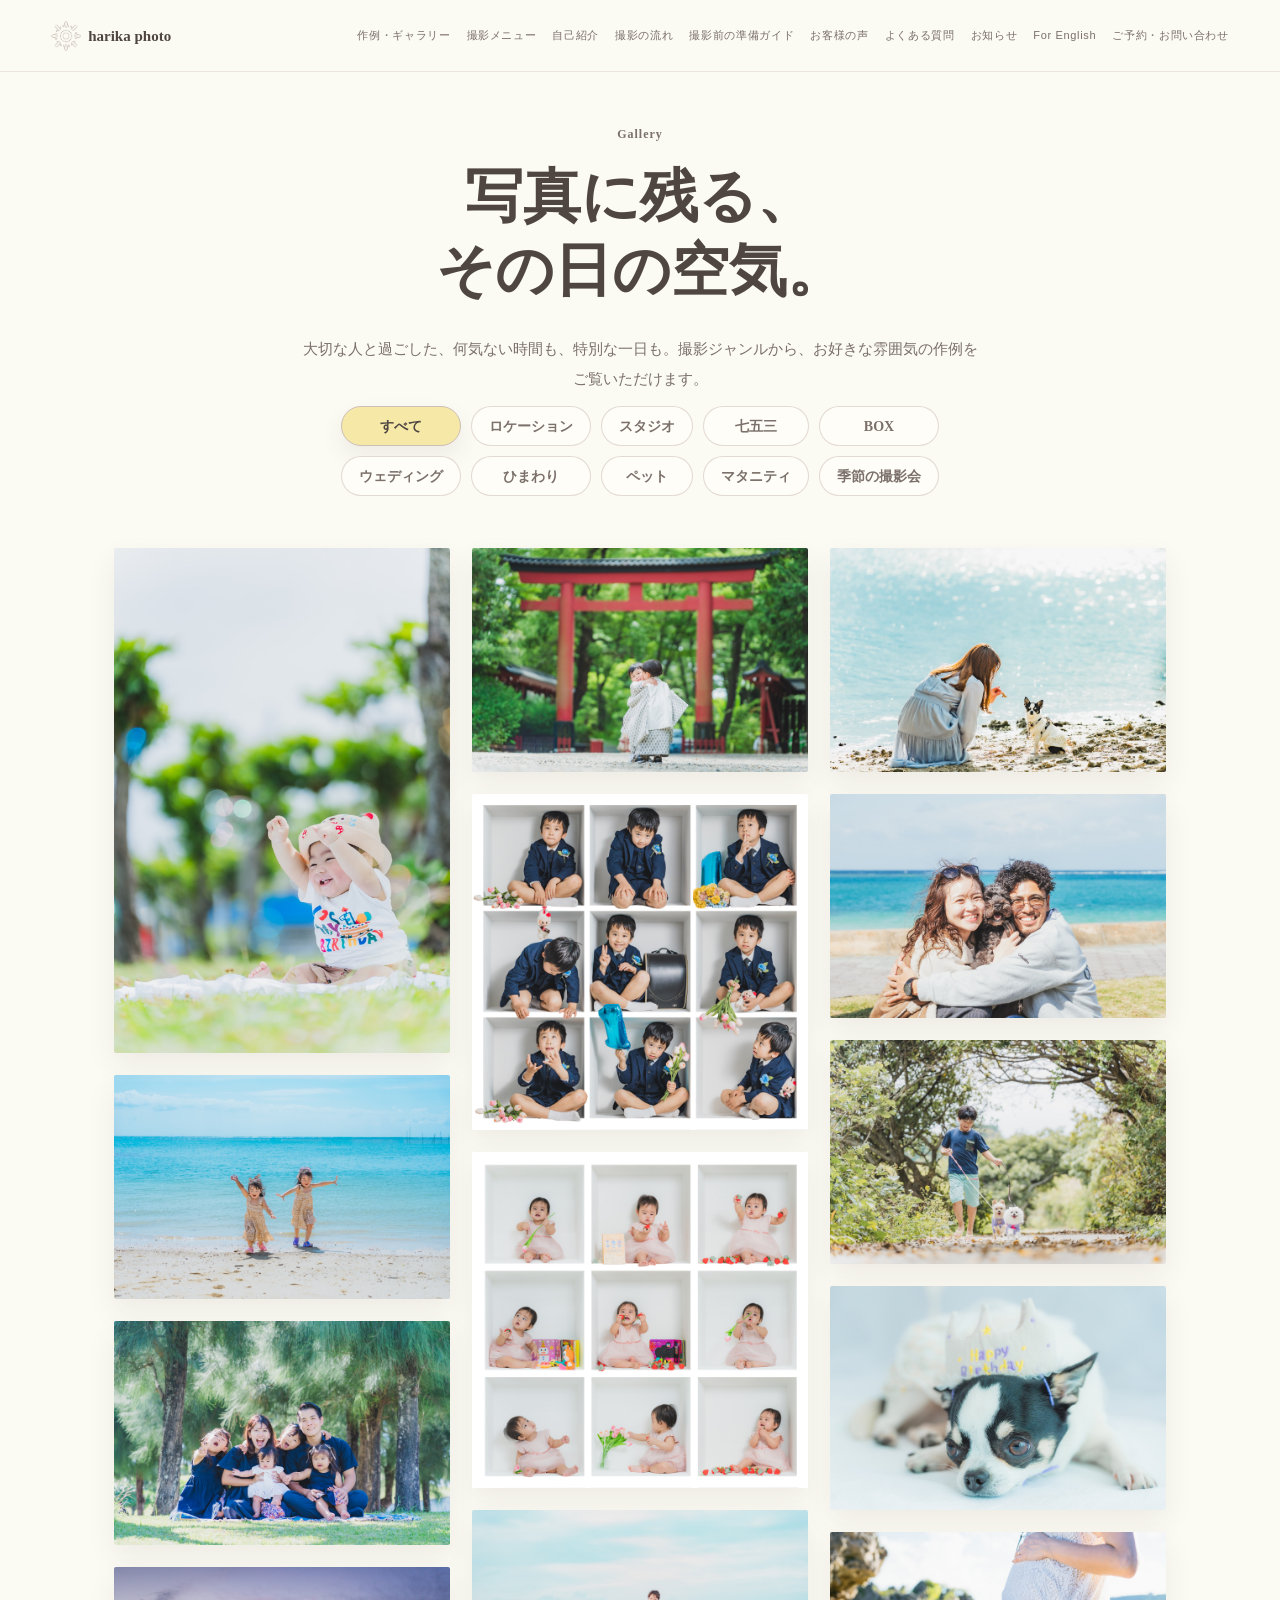
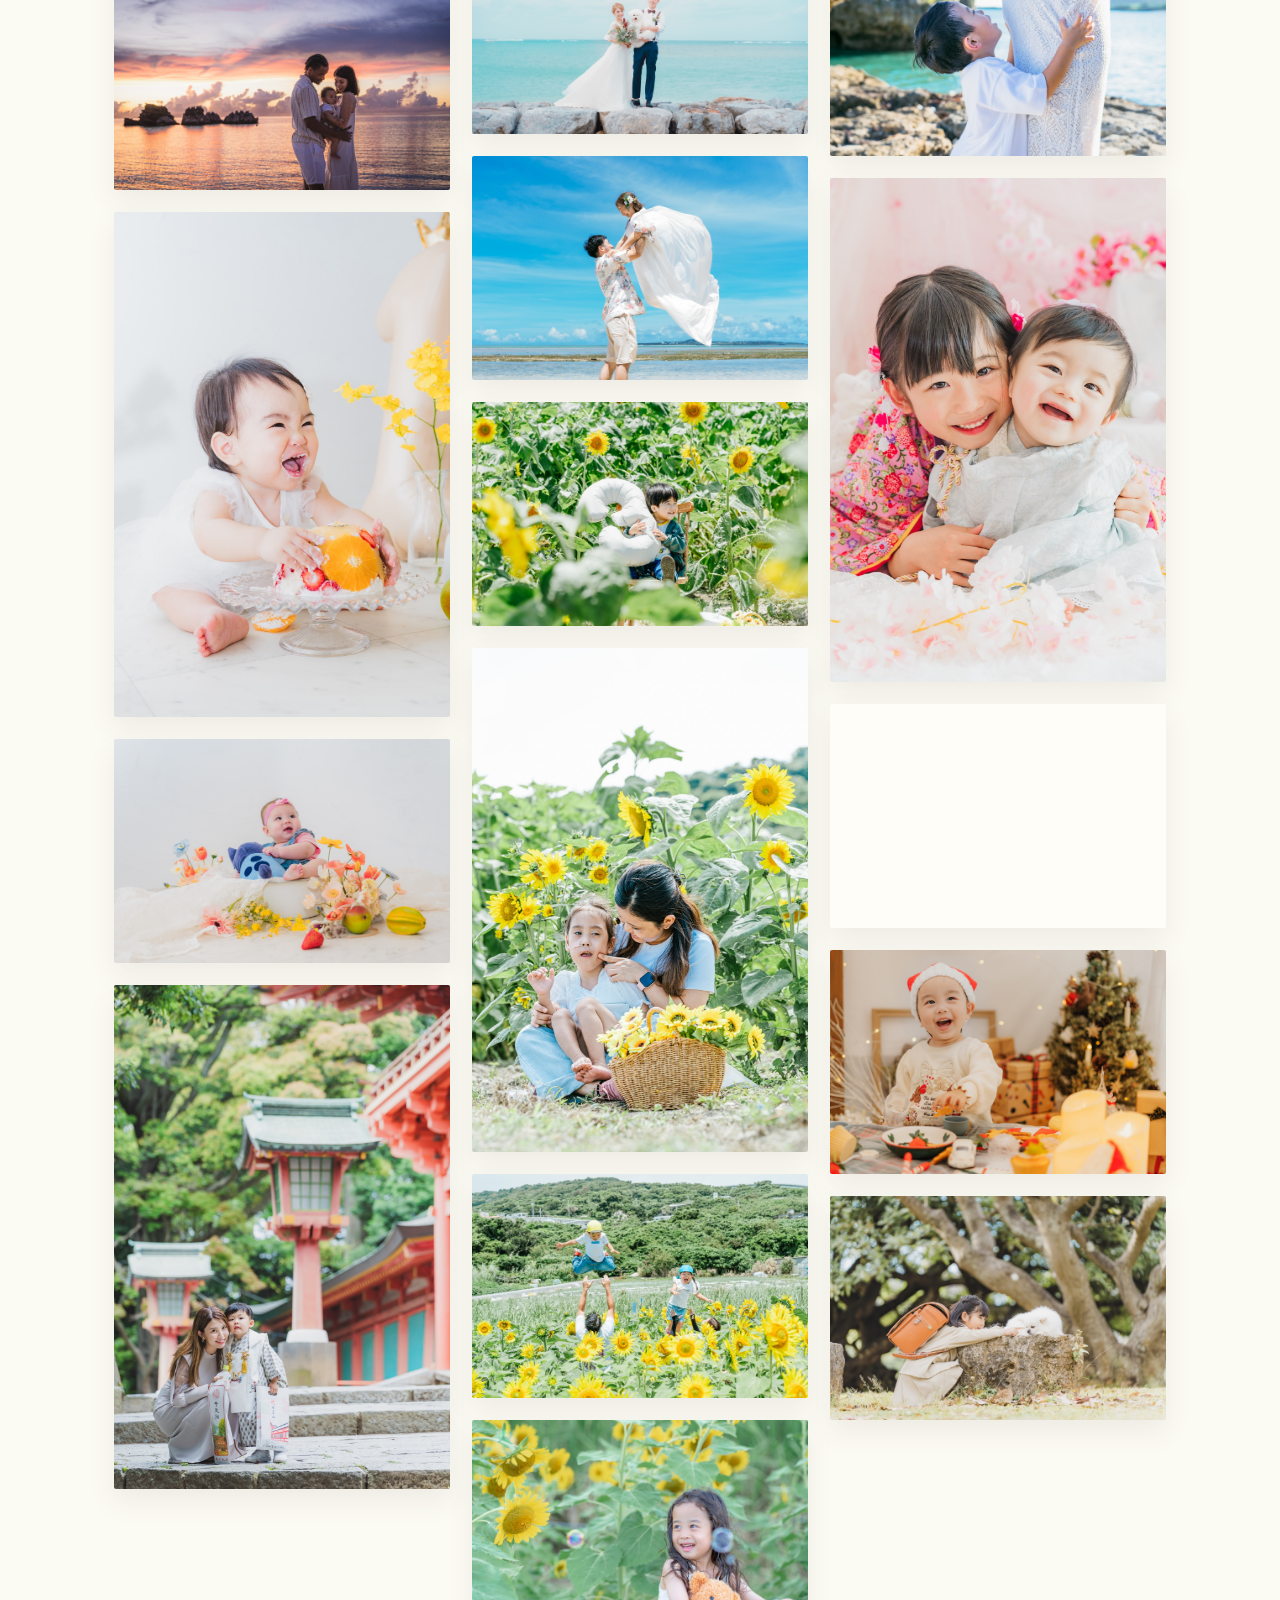
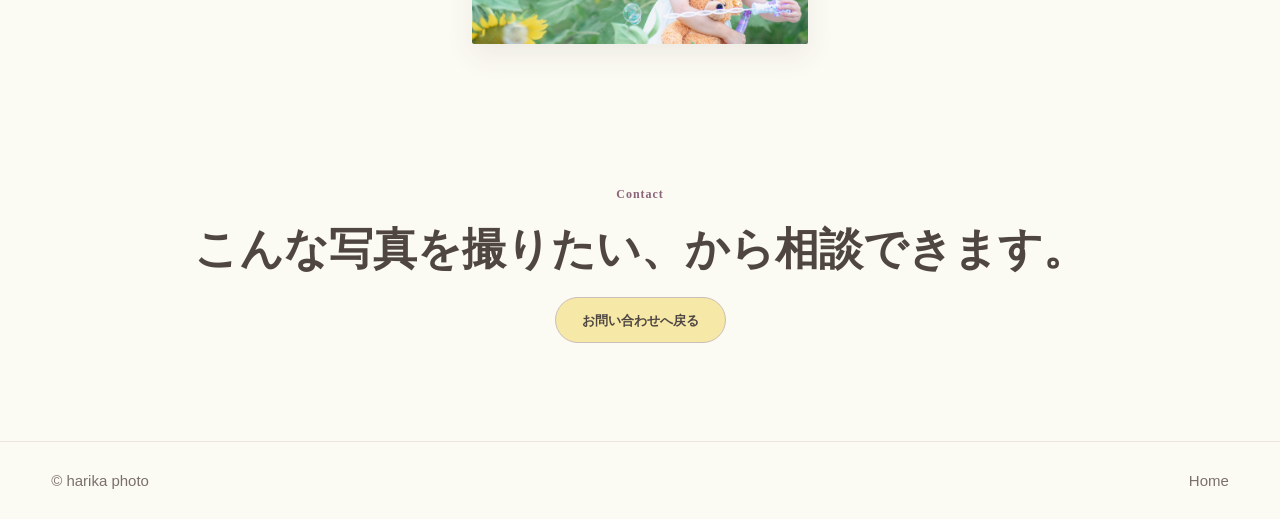
<file: gallery.html>
<!DOCTYPE html>
<html lang="ja">
  <head>
    <meta charset="UTF-8" />
    <meta name="viewport" content="width=device-width, initial-scale=1.0" />
    <meta name="description" content="harika photoの撮影ジャンル別ギャラリーです。ロケーション、スタジオ、七五三、ペットなどの作例をご覧いただけます。" />
    <meta name="robots" content="noindex, nofollow, noarchive" />
    <title>作例・ギャラリー | harika photo</title>
    <link rel="stylesheet" href="assets/css/style.css?v=gallery-filter-buttons-v2-20260727" />
  </head>
  <body>
    <header class="site-header"><a class="brand" href="index.html" aria-label="トップページへ"><img class="brand-logo" src="assets/images/harika-photo-mark-centered.png" alt="" /><span>harika photo</span></a><button class="nav-toggle" type="button" aria-expanded="false" aria-controls="site-nav"><span></span><span></span></button><nav class="site-nav" id="site-nav"><a href="index.html#gallery">作例・ギャラリー</a><a href="index.html#service">撮影メニュー</a><a href="index.html#profile">自己紹介</a><a href="index.html#flow">撮影の流れ</a><a href="index.html#preparation">撮影前の準備ガイド</a><a href="index.html#voices">お客様の声</a><a href="index.html#faq">よくある質問</a><a href="index.html#news">お知らせ</a><a href="english.html">For English</a><a href="index.html#contact">ご予約・お問い合わせ</a></nav></header>
    <main>
      <section class="page-hero gallery-page-hero"><p class="eyebrow">Gallery</p><h1>写真に残る、<br />その日の空気。</h1><p>大切な人と過ごした、何気ない時間も、特別な一日も。撮影ジャンルから、お好きな雰囲気の作例をご覧いただけます。</p></section>
      <section class="section gallery-page-section" aria-labelledby="gallery-filter-title">
        <h2 id="gallery-filter-title" class="sr-only">撮影ジャンル別の作例</h2>
        <div class="gallery-filter" role="group" aria-label="撮影ジャンルで絞り込む">
          <button class="gallery-filter-button is-active" type="button" data-gallery-filter="all" aria-pressed="true">すべて</button>
          <button class="gallery-filter-button" type="button" data-gallery-filter="location" aria-pressed="false">ロケーション</button>
          <button class="gallery-filter-button" type="button" data-gallery-filter="studio" aria-pressed="false">スタジオ</button>
          <button class="gallery-filter-button" type="button" data-gallery-filter="shichigosan" aria-pressed="false">七五三</button>
          <button class="gallery-filter-button" type="button" data-gallery-filter="box" aria-pressed="false">BOX</button>
          <button class="gallery-filter-button" type="button" data-gallery-filter="wedding" aria-pressed="false">ウェディング</button>
          <button class="gallery-filter-button" type="button" data-gallery-filter="himawari" aria-pressed="false">ひまわり</button>
          <button class="gallery-filter-button" type="button" data-gallery-filter="pet" aria-pressed="false">ペット</button>
          <button class="gallery-filter-button" type="button" data-gallery-filter="maternity" aria-pressed="false">マタニティ</button>
          <button class="gallery-filter-button" type="button" data-gallery-filter="season" aria-pressed="false">季節の撮影会</button>
        </div>
        <div class="gallery-page" data-gallery-grid>
          <figure class="gallery-item" data-gallery-category="location"><img src="assets/images/gallery/location-02.jpg" alt="緑の中で笑うお子さまのロケーション撮影" loading="lazy" decoding="async" /></figure>
          <figure class="gallery-item" data-gallery-category="location"><img src="assets/images/gallery/location-03.jpg" alt="沖縄の海辺を走る姉妹のロケーション撮影" loading="lazy" decoding="async" /></figure>
          <figure class="gallery-item" data-gallery-category="location"><img src="assets/images/gallery/location-04.jpg" alt="木々の下で並ぶご家族のロケーション撮影" loading="lazy" decoding="async" /></figure>
          <figure class="gallery-item" data-gallery-category="location"><img src="assets/images/gallery/location-05.jpg" alt="夕暮れの海辺で寄り添うご家族のロケーション撮影" loading="lazy" decoding="async" /></figure>
          <figure class="gallery-item" data-gallery-category="studio"><img src="assets/images/gallery/studio-02.jpg" alt="ケーキを楽しむお子さまのスタジオ撮影" loading="lazy" decoding="async" /></figure>
          <figure class="gallery-item" data-gallery-category="studio"><img src="assets/images/gallery/studio-03.jpg" alt="花に囲まれた赤ちゃんのスタジオ撮影" loading="lazy" decoding="async" /></figure>
          <figure class="gallery-item" data-gallery-category="shichigosan"><img src="assets/images/gallery/shichigosan-02.jpg" alt="神社での七五三撮影" loading="lazy" decoding="async" /></figure>
          <figure class="gallery-item" data-gallery-category="shichigosan"><img src="assets/images/gallery/shichigosan-03.jpg" alt="鳥居の前で寄り添うお子さまたちの七五三撮影" loading="lazy" decoding="async" /></figure>
          <figure class="gallery-item" data-gallery-category="box"><img src="assets/images/gallery/box-02.jpg" alt="青いスーツ姿のお子さまのBOX PHOTO" loading="lazy" decoding="async" /></figure>
          <figure class="gallery-item" data-gallery-category="box"><img src="assets/images/gallery/box-03.jpg" alt="ピンクのドレス姿のお子さまのBOX PHOTO" loading="lazy" decoding="async" /></figure>
          <figure class="gallery-item" data-gallery-category="wedding"><img src="assets/images/gallery/wedding-02.jpg" alt="海を背景にしたペットと一緒のウェディング撮影" loading="lazy" decoding="async" /></figure>
          <figure class="gallery-item" data-gallery-category="wedding"><img src="assets/images/gallery/wedding-03.jpg" alt="青空の下で抱き上げるウェディング撮影" loading="lazy" decoding="async" /></figure>
          <figure class="gallery-item" data-gallery-category="himawari"><img src="assets/images/gallery/himawari-02.jpg" alt="ひまわり畑で笑うお子さまの撮影" loading="lazy" decoding="async" /></figure>
          <figure class="gallery-item" data-gallery-category="himawari"><img src="assets/images/gallery/himawari-03.jpg" alt="ひまわり畑で寄り添う親子の撮影" loading="lazy" decoding="async" /></figure>
          <figure class="gallery-item" data-gallery-category="himawari"><img src="assets/images/gallery/himawari-04.jpg" alt="ひまわり畑で遊ぶご家族の撮影" loading="lazy" decoding="async" /></figure>
          <figure class="gallery-item" data-gallery-category="himawari"><img src="assets/images/gallery/himawari-05.jpg" alt="ひまわりとシャボン玉を楽しむお子さまの撮影" loading="lazy" decoding="async" /></figure>
          <figure class="gallery-item" data-gallery-category="pet"><img src="assets/images/gallery/pet-02.jpg" alt="海辺で見つめ合う飼い主さまと犬のペット撮影" loading="lazy" decoding="async" /></figure>
          <figure class="gallery-item" data-gallery-category="pet"><img src="assets/images/gallery/pet-03.jpg" alt="海を背景にしたご夫婦と犬のペット撮影" loading="lazy" decoding="async" /></figure>
          <figure class="gallery-item" data-gallery-category="pet"><img src="assets/images/gallery/pet-04.jpg" alt="緑の中を歩くお子さまと犬のペット撮影" loading="lazy" decoding="async" /></figure>
          <figure class="gallery-item" data-gallery-category="pet"><img src="assets/images/gallery/pet-05.jpg" alt="お誕生日を祝う犬のペット撮影" loading="lazy" decoding="async" /></figure>
          <figure class="gallery-item" data-gallery-category="maternity"><img src="assets/images/gallery/maternity-02.jpg" alt="お腹の赤ちゃんに寄り添うご家族のマタニティ撮影" loading="lazy" decoding="async" /></figure>
          <figure class="gallery-item" data-gallery-category="season"><img src="assets/images/gallery/season-02.jpg" alt="華やかな衣装で寄り添う姉妹の季節の撮影会" loading="lazy" decoding="async" /></figure>
          <figure class="gallery-item" data-gallery-category="season"><img src="assets/images/gallery/season-03.jpg" alt="桜の下で笑う赤ちゃんの季節の撮影会" loading="lazy" decoding="async" /></figure>
          <figure class="gallery-item" data-gallery-category="season"><img src="assets/images/gallery/season-04.jpg" alt="クリスマスの食卓を楽しむお子さまの季節の撮影会" loading="lazy" decoding="async" /></figure>
          <figure class="gallery-item" data-gallery-category="season"><img src="assets/images/gallery/season-05.jpg" alt="ランドセル姿のお子さまと犬の季節の撮影会" loading="lazy" decoding="async" /></figure>
        </div>
      </section>
      <section class="contact compact"><p class="eyebrow">Contact</p><h2>こんな写真を撮りたい、から相談できます。</h2><a class="button primary" href="index.html#contact">お問い合わせへ戻る</a></section>
    </main>
    <footer class="site-footer"><p>&copy; harika photo</p><a href="index.html">Home</a></footer><script src="assets/js/main.js?v=gallery-filter-20260727"></script>
  </body>
</html>
</file>
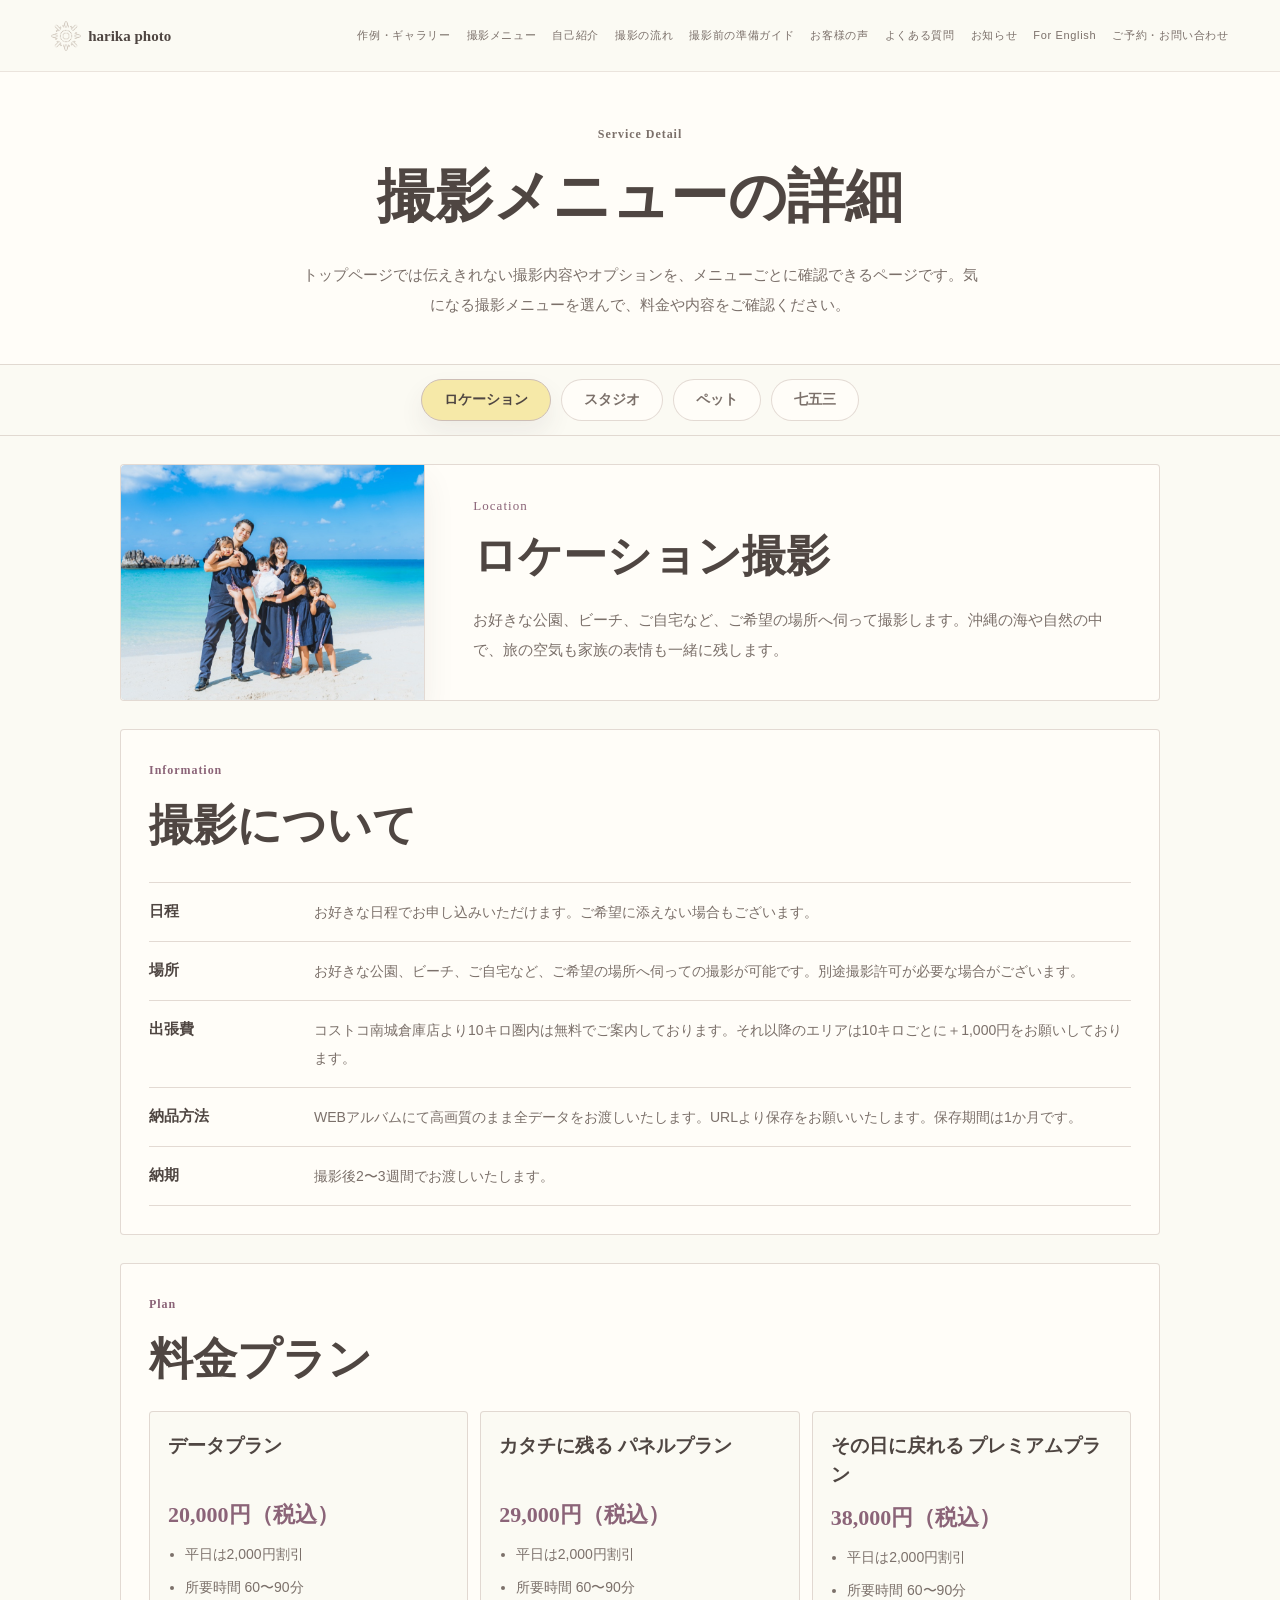
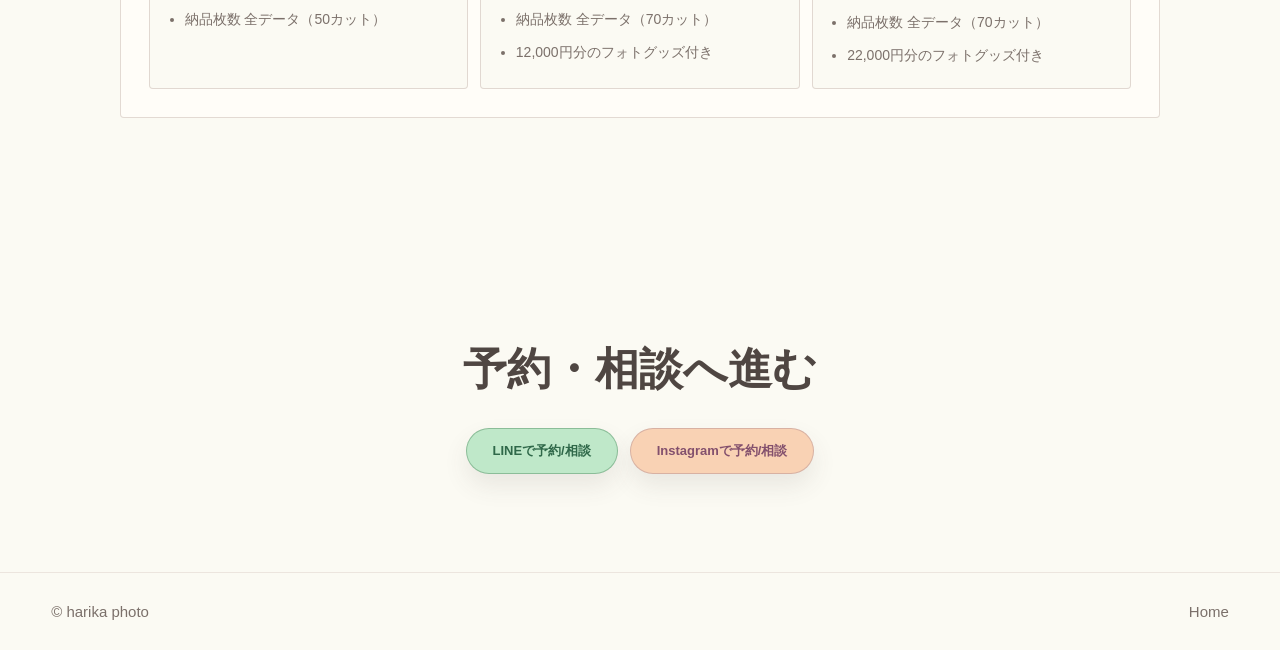
<file: menu.html>
<!DOCTYPE html>
<html lang="ja">
  <head>
    <meta charset="UTF-8" />
    <meta name="viewport" content="width=device-width, initial-scale=1.0" />
    <meta name="description" content="harika photoの撮影メニュー詳細ページです。プラン内容やオプションを確認できます。" />
    <meta name="robots" content="noindex, nofollow, noarchive" />
    <title>撮影メニュー詳細 | harika photo</title>
    <link rel="stylesheet" href="assets/css/style.css?v=location-info-card-20260727" />
  </head>
  <body>
    <header class="site-header">
      <a class="brand" href="index.html" aria-label="トップページへ"><img class="brand-logo" src="assets/images/harika-photo-mark-centered.png" alt="" /><span>harika photo</span></a>
      <button class="nav-toggle" type="button" aria-expanded="false" aria-controls="site-nav"><span></span><span></span></button>
      <nav class="site-nav" id="site-nav">
        <a href="index.html#gallery">作例・ギャラリー</a><a href="index.html#service">撮影メニュー</a><a href="index.html#profile">自己紹介</a><a href="index.html#flow">撮影の流れ</a><a href="index.html#preparation">撮影前の準備ガイド</a><a href="index.html#voices">お客様の声</a><a href="index.html#faq">よくある質問</a><a href="index.html#news">お知らせ</a><a href="english.html">For English</a><a href="index.html#contact">ご予約・お問い合わせ</a>
      </nav>
    </header>
    <main>
      <section class="page-hero menu-page-hero">
        <p class="eyebrow">Service Detail</p>
        <h1>撮影メニューの詳細</h1>
        <p>トップページでは伝えきれない撮影内容やオプションを、メニューごとに確認できるページです。気になる撮影メニューを選んで、料金や内容をご確認ください。</p>
      </section>
      <section class="section menu-detail-page" aria-label="撮影メニュー詳細">
        <div class="menu-tab-wrap" role="tablist" aria-label="撮影メニューを選択">
          <button class="menu-tab is-active" type="button" role="tab" data-menu-tab="location" aria-controls="location-panel" aria-selected="true">ロケーション</button>
          <button class="menu-tab" type="button" role="tab" data-menu-tab="studio" aria-controls="studio-panel" aria-selected="false">スタジオ</button>
          <button class="menu-tab" type="button" role="tab" data-menu-tab="pet" aria-controls="pet-panel" aria-selected="false">ペット</button>
          <button class="menu-tab" type="button" role="tab" data-menu-tab="shichigosan" aria-controls="shichigosan-panel" aria-selected="false">七五三</button>
        </div>
        <div class="menu-panel-stack">
          <article class="menu-panel is-active" id="location-panel" role="tabpanel" data-menu-panel="location">
            <div class="menu-detail-intro">
              <div class="menu-detail-photo"><img src="assets/images/service-location.jpg" alt="沖縄の海辺で家族が並んでいるロケーション撮影の写真" width="1000" height="666" loading="lazy" decoding="async" /></div>
              <div class="menu-detail-copy">
                <p class="service-label">Location</p>
                <h2>ロケーション撮影</h2>
                <p>お好きな公園、ビーチ、ご自宅など、ご希望の場所へ伺って撮影します。沖縄の海や自然の中で、旅の空気も家族の表情も一緒に残します。</p>
              </div>
            </div>
            <div class="menu-detail-section">
              <p class="eyebrow">Information</p>
              <h2>撮影について</h2>
                <dl class="menu-detail-list">
                  <div><dt>日程</dt><dd>お好きな日程でお申し込みいただけます。ご希望に添えない場合もございます。</dd></div>
                  <div><dt>場所</dt><dd>お好きな公園、ビーチ、ご自宅など、ご希望の場所へ伺っての撮影が可能です。別途撮影許可が必要な場合がございます。</dd></div>
                  <div><dt>出張費</dt><dd>コストコ南城倉庫店より10キロ圏内は無料でご案内しております。それ以降のエリアは10キロごとに＋1,000円をお願いしております。</dd></div>
                  <div><dt>納品方法</dt><dd>WEBアルバムにて高画質のまま全データをお渡しいたします。URLより保存をお願いいたします。保存期間は1か月です。</dd></div>
                  <div><dt>納期</dt><dd>撮影後2〜3週間でお渡しいたします。</dd></div>
                </dl>
            </div>
            <div class="menu-detail-section">
              <p class="eyebrow">Plan</p>
              <h2>料金プラン</h2>
              <div class="menu-plan-grid">
                <article class="menu-plan-card"><h3>データプラン</h3><p class="menu-plan-price">20,000円（税込）</p><ul><li>平日は2,000円割引</li><li>所要時間 60〜90分</li><li>納品枚数 全データ（50カット）</li></ul></article>
                <article class="menu-plan-card"><h3>カタチに残る パネルプラン</h3><p class="menu-plan-price">29,000円（税込）</p><ul><li>平日は2,000円割引</li><li>所要時間 60〜90分</li><li>納品枚数 全データ（70カット）</li><li>12,000円分のフォトグッズ付き</li></ul></article>
                <article class="menu-plan-card"><h3>その日に戻れる プレミアムプラン</h3><p class="menu-plan-price">38,000円（税込）</p><ul><li>平日は2,000円割引</li><li>所要時間 60〜90分</li><li>納品枚数 全データ（70カット）</li><li>22,000円分のフォトグッズ付き</li></ul></article>
              </div>
            </div>
          </article>
          <article class="menu-panel" id="studio-panel" role="tabpanel" data-menu-panel="studio" hidden>
            <div class="menu-detail-intro">
              <div class="menu-detail-photo"><img src="assets/images/service-studio.jpg" alt="白い背景で赤ちゃんが笑っているスタジオ撮影の写真" width="1000" height="666" loading="lazy" decoding="async" /></div>
              <div class="menu-detail-copy">
                <p class="service-label">Studio</p>
                <h2>スタジオ撮影</h2>
                <p>お子さまの記念日や成長の節目を、落ち着いた空間で丁寧に撮影します。オプションを組み合わせて、今だけの表情を残せます。</p>
              </div>
            </div>
            <div class="menu-detail-section">
              <p class="eyebrow">Plan</p>
              <h2>料金プラン</h2>
              <div class="menu-plan-grid">
                <article class="menu-plan-card"><h3>データプラン</h3><p class="menu-plan-price">20,000円（税込）</p><ul><li>所要時間 60分</li><li>納品データ 30カット</li></ul></article>
                <article class="menu-plan-card"><h3>パネルプラン</h3><p class="menu-plan-price">29,000円（税込）</p><ul><li>所要時間 60分</li><li>納品データ 50カット</li><li>③〜⑤のオプションお1つ無料</li><li>10,000円分のフォトグッズ付き</li></ul></article>
                <article class="menu-plan-card"><h3>プレミアムプラン</h3><p class="menu-plan-price">38,000円（税込）</p><ul><li>スタジオ＋ロケーション（ビーチ）</li><li>同じ日程でアラハビーチへ移動、または別日程でアラハビーチや百名ビーチへご案内も可能です。</li><li>所要時間 各60分</li><li>納品データ 70カット保証</li><li>①〜⑤のオプションお1つ無料</li><li>15,000円分のフォトグッズ付き</li></ul></article>
              </div>
              <p class="menu-plan-note">追加料金：土・日・祝日は＋5,000円。生花での撮影は＋5,000円です。</p>
            </div>
            <div class="menu-detail-section">
              <p class="eyebrow">Option</p>
              <h2>オプション</h2>
              <div class="menu-option-list">
                <article class="menu-option-card"><h3>BOX PHOTO</h3><p>5,000円。お座り〜4歳前後のお子さま向けです。</p></article>
                <article class="menu-option-card"><h3>ミルクバス</h3><p>5,000円。お座り〜2歳頃のお子さま向けです。</p></article>
                <article class="menu-option-card"><h3>スマッシュケーキ（持込み）</h3><p>3,000円。エプロンの貸し出しがあります。</p></article>
                <article class="menu-option-card"><h3>スマッシュおにぎり（持込み）</h3><p>3,000円。エプロンの貸し出しがあります。</p></article>
                <article class="menu-option-card"><h3>スマッシュパン</h3><p>3,000円。別途ご注文も可能です。エプロンの貸し出しがあります。</p></article>
              </div>
              <p class="menu-note">等身大アルバム撮影をご希望の方は事前にお知らせください。たんかゆーえー、お気に入りのおもちゃなどでの撮影は、お持ち込みでどのプランでも撮影可能です。</p>
            </div>
          </article>
          <article class="menu-panel" id="pet-panel" role="tabpanel" data-menu-panel="pet" hidden>
            <div class="menu-detail-intro">
              <div class="menu-detail-photo"><img src="assets/images/service-pet.jpg" alt="ひまわり畑で犬が寄り添っているペット撮影の写真" width="1000" height="666" loading="lazy" decoding="async" /></div>
              <div class="menu-detail-copy">
                <p class="service-label">Pet</p>
                <h2>ペット撮影</h2>
                <p>大切な家族の一員であるペットとの自然な時間を、やさしく写真に残します。ご家族さまもわんちゃんも安心して過ごせる空間づくりを大切にしています。</p>
              </div>
            </div>
            <div class="menu-detail-section">
              <p class="eyebrow">Plan</p>
              <h2>料金プラン</h2>
              <div class="menu-plan-grid">
                <article class="menu-plan-card"><h3>データプラン</h3><p class="menu-plan-price">20,000円（税込）</p><ul><li>所要時間 60分</li><li>納品データ 30カット</li></ul></article>
                <article class="menu-plan-card"><h3>パネルプラン</h3><p class="menu-plan-price">29,000円（税込）</p><ul><li>所要時間 60分</li><li>納品データ 50カット</li><li>②〜③のオプションお1つ無料</li><li>10,000円分のフォトグッズ付き</li></ul></article>
                <article class="menu-plan-card"><h3>プレミアムプラン</h3><p class="menu-plan-price">38,000円（税込）</p><ul><li>スタジオ＋ロケーション（アラハビーチ）</li><li>所要時間 各60分</li><li>納品データ 70カット保証</li><li>①〜③のオプションお1つ無料</li><li>15,000円分のフォトグッズ付き</li></ul></article>
              </div>
              <p class="menu-plan-note">追加料金：土・日・祝日は＋5,000円。生花での撮影は＋5,000円です。</p>
            </div>
            <div class="menu-detail-section">
              <p class="eyebrow">Option</p>
              <h2>オプション</h2>
              <div class="menu-option-list">
                <article class="menu-option-card"><h3>季節の生花での撮影</h3><p>5,000円。季節感のあるお写真を残せます。</p></article>
                <article class="menu-option-card"><h3>飛び出しフォト</h3><p>5,000円。背景紙に切り込みを入れ、お顔や手足などのパーツを撮影します。主役が増えるごとに＋3,000円です。</p></article>
                <article class="menu-option-card"><h3>BOX PHOTO</h3><p>5,000円。約60×60cmの箱に入って撮影し、9カットを1枚に合成します。2パターン作成は＋3,000円です。</p></article>
                <article class="menu-option-card"><h3>等身大パネル撮影</h3><p>35,000円。撮影したお写真は、約30cmの正方形3面見開きアルバムに印刷して郵送いたします。パネルプランは-10,000円、プレミアムプランは-15,000円です。</p></article>
              </div>
              <p class="menu-note">スマッシュケーキなどはご持参いただければ無料で撮影いたします。お気に入りのおもちゃやおやつなどもお持ちください。</p>
            </div>
            <div class="menu-detail-section">
              <p class="eyebrow">お願い</p>
              <h2>撮影時のお願い</h2>
              <div class="menu-info-grid compact">
                <article class="menu-option-card"><h3>マナーベルトの着用</h3><p>スタジオ内を清潔に保つため、撮影中はマナーベルト（マナーパンツ）の着用をお願いしております。</p></article>
                <article class="menu-option-card"><h3>ご来店人数</h3><p>畳の空間をできるだけ広く使い、のびのび過ごせるよう、ご来店は大人2名様、わんちゃん＋お子様3名（匹）までとさせていただきます。</p></article>
              </div>
            </div>
          </article>
          <article class="menu-panel" id="shichigosan-panel" role="tabpanel" data-menu-panel="shichigosan" hidden>
            <div class="menu-detail-intro">
              <div class="menu-detail-photo"><img src="assets/images/service-shichigosan.jpg" alt="赤い橋で着物姿の子どもたちが笑っている七五三撮影の写真" width="1000" height="666" loading="lazy" decoding="async" /></div>
              <div class="menu-detail-copy">
                <p class="service-label">Shichi-Go-San</p>
                <h2>七五三</h2>
                <p>受け継いだお着物や晴れの日の表情を、思い出に残る一日に整えます。詳しい料金や内容は確認中です。</p>
              </div>
            </div>
            <div class="menu-info-grid compact">
              <article class="menu-option-card"><h3>内容確認中</h3><p>七五三の詳しい撮影内容・料金プラン・着物サポートについては、確認が取れ次第こちらに掲載いたします。ご希望の方はLINEよりお問い合わせください。</p></article>
            </div>
          </article>
        </div>
      </section>
      <section class="contact compact menu-contact">
        <h2>予約・相談へ進む</h2>
        <div class="contact-actions"><a class="button line-button" href="#" aria-disabled="true">LINEで予約/相談</a><a class="button instagram-button" href="#" aria-disabled="true">Instagramで予約/相談</a></div>
      </section>
    </main>
    <footer class="site-footer"><p>&copy; harika photo</p><a href="index.html">Home</a></footer>
    <script src="assets/js/main.js?v=menu-tabs-no-scroll-20260727"></script>
  </body>
</html>
</file>
<file: assets/css/style.css>
:root {
  --cream: #fbfaf3;
  --paper: #fffdf8;
  --ink: #4f4642;
  --muted: #7b706a;
  --plum: #8b6478;
  --sage: #a8b89a;
  --honey: #f6e9a8;
  --line: #cdbeb6;
  --soft-line: rgba(205, 190, 182, 0.55);
  --shadow: 0 18px 48px rgba(79, 70, 66, 0.08);
  --radius: 4px;
  --sans: "Helvetica Neue", Arial, "Hiragino Sans", "Yu Gothic", sans-serif;
  --serif: "Yu Mincho", "Hiragino Mincho ProN", "YuMincho", "Times New Roman", serif;
}

* {
  box-sizing: border-box;
}

html {
  scroll-behavior: smooth;
}

body {
  margin: 0;
  overflow-x: hidden;
  color: var(--ink);
  background: var(--cream);
  font-family: var(--sans);
  font-size: 15px;
  line-height: 2;
}

a {
  color: inherit;
  text-decoration: none;
}

img {
  display: block;
  max-width: 100%;
}

.site-header {
  position: sticky;
  top: 0;
  z-index: 20;
  display: flex;
  align-items: center;
  justify-content: space-between;
  gap: 20px;
  min-height: 72px;
  padding: 16px clamp(18px, 4vw, 54px);
  background: rgba(251, 250, 243, 0.94);
  border-bottom: 1px solid rgba(205, 190, 182, 0.35);
  backdrop-filter: blur(16px);
}

.brand {
  display: inline-flex;
  align-items: center;
  gap: 7px;
  color: var(--ink);
  font-family: var(--serif);
  font-size: 15px;
  font-weight: 600;
}

.brand-logo {
  width: 30px;
  height: 30px;
  object-fit: contain;
  display: block;
  flex: 0 0 auto;
}

.site-nav {
  display: flex;
  align-items: center;
  gap: clamp(10px, 1.25vw, 18px);
  color: var(--muted);
  font-size: 11px;
  line-height: 1.4;
  letter-spacing: 0.06em;
}

.nav-cta {
  padding: 0;
  color: inherit;
  background: transparent;
  border: 0;
  border-radius: 0;
}

.nav-toggle {
  display: none;
  width: 42px;
  height: 42px;
  border: 0;
  background: transparent;
}

.nav-toggle span {
  display: block;
  width: 18px;
  height: 1px;
  margin: 6px auto;
  background: var(--ink);
}

.hero,
.section,
.page-hero {
  max-width: 1180px;
  margin: 0 auto;
}

.hero {
  display: grid;
  grid-template-columns: 1fr;
  gap: clamp(28px, 4vw, 48px);
  min-height: auto;
  padding: clamp(18px, 3vw, 34px) clamp(20px, 5vw, 70px) clamp(58px, 8vw, 92px);
}

.hero-copy {
  width: min(100%, 760px);
  max-width: 760px;
  margin-right: auto;
  margin-left: auto;
  text-align: center;
}

.eyebrow {
  margin: 0 0 14px;
  color: var(--plum);
  font-family: var(--serif);
  font-size: 12px;
  font-weight: 600;
  letter-spacing: 0.08em;
}

h1,
h2,
h3,
p {
  margin-top: 0;
}

h1,
h2 {
  color: var(--ink);
  font-family: var(--serif);
  font-weight: 600;
  letter-spacing: 0;
}

h1 {
  margin-bottom: 26px;
  font-size: clamp(36px, 5vw, 58px);
  line-height: 1.28;
}

h2 {
  margin-bottom: 18px;
  font-size: clamp(28px, 3.6vw, 44px);
  line-height: 1.35;
}

h3 {
  margin-bottom: 12px;
  color: var(--ink);
  font-family: var(--serif);
  font-size: 22px;
  font-weight: 600;
  line-height: 1.5;
}

p {
  margin-bottom: 0;
}

.hero-copy p {
  max-width: 560px;
  margin-right: auto;
  margin-left: auto;
  color: var(--muted);
  font-size: 15px;
  line-height: 2.15;
  overflow-wrap: anywhere;
}

.hero-actions {
  display: flex;
  flex-wrap: wrap;
  justify-content: center;
  gap: 12px;
  margin-top: 34px;
}

.button {
  display: inline-flex;
  align-items: center;
  justify-content: center;
  min-height: 46px;
  padding: 11px 26px;
  border: 1px solid var(--line);
  border-radius: 999px;
  font-size: 13px;
  font-weight: 600;
  line-height: 1.35;
}

.hero-actions .button {
  min-width: 148px;
}

.hero-language-link {
  display: inline-flex;
  align-items: center;
  justify-content: center;
  margin-top: 26px;
  padding: 8px 18px;
  color: var(--plum);
  font-size: 15px;
  font-weight: 600;
  line-height: 1.6;
  background: rgba(246, 233, 168, 0.44);
  border: 1px solid rgba(205, 190, 182, 0.72);
  border-radius: 999px;
  box-shadow: 0 12px 24px rgba(79, 70, 66, 0.06);
}

.button.primary {
  color: var(--ink);
  background: var(--honey);
}

.button.secondary {
  color: var(--muted);
  background: var(--paper);
}

.button.line-button,
.button.instagram-button,
.button.menu-detail-button {
  box-shadow: 0 12px 24px rgba(79, 70, 66, 0.1);
}

.button.line-button {
  color: #2f6849;
  background: #bfe8c9;
  border-color: rgba(83, 143, 98, 0.48);
}

.button.instagram-button {
  color: #83506d;
  background: #f9d2b4;
  border-color: rgba(139, 100, 120, 0.3);
}

.button.menu-detail-button {
  color: var(--ink);
  background: var(--honey);
  border-color: var(--line);
}

.hero-visual {
  position: relative;
  min-height: 0;
  order: -1;
}

.photo-frame,
.soft-image,
.gallery-item,
.mini-gallery span {
  display: flex;
  align-items: center;
  justify-content: center;
  overflow: hidden;
  color: rgba(79, 70, 66, 0.48);
  font-family: var(--serif);
  font-size: 13px;
  background:
    linear-gradient(135deg, rgba(246, 233, 168, 0.3), rgba(168, 184, 154, 0.28)),
    repeating-linear-gradient(45deg, rgba(255, 253, 248, 0.75) 0 12px, rgba(139, 100, 120, 0.055) 12px 24px);
  border: 1px solid var(--line);
  border-radius: var(--radius);
}

.main-photo {
  position: relative;
  width: 100%;
  height: auto;
  aspect-ratio: 3 / 2;
  background: var(--paper);
  box-shadow: var(--shadow);
}

.hero-photo {
  width: 100%;
  height: 100%;
  object-fit: cover;
  object-position: center;
  display: block;
}

.hero-welcome {
  display: none;
}

@media (min-width: 901px) {
  .hero-photo {
    animation: heroPhotoReveal 4s ease-out both;
  }

  .hero-welcome {
    position: absolute;
    inset: 0;
    z-index: 1;
    display: flex;
    flex-direction: column;
    align-items: center;
    justify-content: center;
    gap: 12px;
    padding: 32px;
    color: var(--ink);
    text-align: center;
    pointer-events: none;
    background: rgba(255, 253, 248, 0.34);
    animation: heroWelcomeFade 4s ease-out forwards;
  }

  .hero-welcome p {
    margin: 0;
    color: var(--ink);
    font-family: var(--serif);
    font-size: clamp(28px, 3vw, 44px);
    font-weight: 600;
    line-height: 1.35;
    text-shadow: 0 1px 18px rgba(255, 253, 248, 0.84);
  }

  .hero-welcome span {
    color: var(--muted);
    font-family: var(--serif);
    font-size: clamp(13px, 1.25vw, 18px);
    font-weight: 600;
    letter-spacing: 0.08em;
    text-shadow: 0 1px 16px rgba(255, 253, 248, 0.84);
  }
}

@keyframes heroPhotoReveal {
  0%,
  55% {
    filter: brightness(1.08) saturate(0.76) contrast(0.9);
  }

  100% {
    filter: brightness(1) saturate(1);
  }
}

@keyframes heroWelcomeFade {
  0%,
  55% {
    opacity: 1;
  }

  100% {
    opacity: 0;
    visibility: hidden;
  }
}

@media (prefers-reduced-motion: reduce) {
  .hero-photo,
  .hero-welcome {
    animation: none;
  }

  .hero-welcome {
    display: none;
  }
}

.section {
  padding: clamp(60px, 7.5vw, 98px) clamp(20px, 5vw, 70px);
}

.section-heading {
  display: grid;
  grid-template-columns: minmax(0, 0.8fr) minmax(260px, 0.52fr);
  gap: 34px;
  align-items: end;
  margin-bottom: 38px;
}

.section-heading p,
.gallery-preview > div > p {
  color: var(--muted);
}

.section-heading.narrow {
  display: block;
  max-width: 680px;
  margin-right: auto;
  margin-left: auto;
  text-align: center;
}

#service .section-heading,
.gallery-copy,
.news > div {
  margin-right: auto;
  margin-left: auto;
  text-align: center;
}

#service .section-heading p,
.section-heading.narrow p,
.gallery-copy > p {
  max-width: 620px;
  margin-right: auto;
  margin-left: auto;
}

.card-grid,
.price-list,
.voice-grid {
  display: grid;
  grid-template-columns: repeat(3, minmax(0, 1fr));
  gap: 16px;
}

.service-card,
.price-list article,
.voice-card {
  min-height: 204px;
  padding: 28px 26px;
  background: var(--cream);
  border: 1px solid var(--soft-line);
  border-radius: var(--radius);
}

.service-card p,
.price-list p,
.flow-list p,
.voice-card p {
  color: var(--muted);
  font-size: 14px;
  line-height: 2;
}

.service-grid {
  grid-template-columns: repeat(4, minmax(0, 1fr));
  max-width: 1120px;
  margin-right: auto;
  margin-left: auto;
}

.service-carousel {
  position: relative;
}

.carousel-button {
  display: none;
}

.service-card {
  min-height: 360px;
  overflow: hidden;
}

.service-photo {
  aspect-ratio: 500 / 333;
  width: calc(100% + 52px);
  margin: -28px -26px 22px;
  overflow: hidden;
  background: var(--paper);
  box-shadow: inset 0 0 0 1px rgba(205, 190, 182, 0.42);
}

.service-photo img {
  display: block;
  width: 100%;
  height: 100%;
  object-fit: cover;
}

.service-label {
  margin-bottom: 8px;
  color: var(--plum);
  font-family: var(--serif);
  font-size: 13px;
  letter-spacing: 0.08em;
}

.service-card-price {
  margin-bottom: 10px;
  color: var(--ink);
  font-family: var(--serif);
  font-size: 20px;
  font-weight: 600;
  line-height: 1.5;
}

.service-card-copy {
  display: grid;
  gap: 10px;
}

.service-card-copy p {
  line-height: 1.85;
}

.service-card-keywords {
  color: var(--plum) !important;
  font-size: 13px !important;
  line-height: 1.75 !important;
}

.tag-list {
  display: flex;
  flex-wrap: wrap;
  gap: 8px;
  padding: 0;
  margin: 24px 0 0;
  list-style: none;
}

.tag-list li {
  padding: 6px 11px;
  color: var(--muted);
  font-size: 12px;
  line-height: 1.5;
  background: rgba(251, 250, 243, 0.72);
  border: 1px solid var(--soft-line);
  border-radius: 999px;
}

.service-note {
  max-width: 720px;
  margin: 20px auto 0;
  color: var(--muted);
  font-size: 13px;
  text-align: center;
}

.section-action {
  display: flex;
  justify-content: center;
  margin-top: 24px;
}

.service-price {
  max-width: 1040px;
  margin: clamp(46px, 6vw, 72px) auto 0;
  text-align: center;
}

.service-price > h3 {
  margin-bottom: 8px;
  font-size: 22px;
}

.service-price > p {
  max-width: 620px;
  margin-right: auto;
  margin-left: auto;
  color: var(--muted);
}

.service-price .price-list {
  margin-top: 28px;
}

#service {
  max-width: none;
  background: var(--paper);
}

.split {
  display: grid;
  grid-template-columns: minmax(280px, 0.78fr) minmax(0, 1fr);
  gap: clamp(34px, 6vw, 76px);
  align-items: center;
  max-width: none;
  background: var(--paper);
}

.profile-section {
  max-width: none;
  background: var(--cream);
}

.profile-section .section-heading {
  margin-bottom: 44px;
}

.profile-body {
  display: grid;
  grid-template-columns: minmax(360px, 0.95fr) minmax(0, 1fr);
  gap: clamp(34px, 5vw, 66px);
  align-items: center;
  max-width: 1120px;
  margin-right: auto;
  margin-left: auto;
}

.profile-body .soft-image {
  justify-self: end;
  width: min(100%, 570px);
}

.profile-copy {
  max-width: 560px;
}

.profile-name {
  margin-bottom: 12px;
  color: var(--ink);
  font-family: var(--serif);
  font-size: 24px;
  font-weight: 600;
  line-height: 1.5;
}

.profile-copy > p {
  color: var(--muted);
  line-height: 1.8;
  overflow-wrap: anywhere;
}

.profile-copy > p br + br {
  display: block;
  content: "";
  margin-top: 0.55em;
}

.split > * {
  max-width: 560px;
}

.split .soft-image {
  justify-self: end;
  width: min(100%, 500px);
}

.soft-image {
  min-height: 500px;
  box-shadow: var(--shadow);
}

.profile-photo {
  position: relative;
  aspect-ratio: 3 / 2;
  min-height: 0;
  align-items: stretch;
  justify-content: stretch;
  background: var(--paper);
}

.profile-photo img {
  position: absolute;
  inset: 0;
  width: 100%;
  height: 100%;
  object-fit: cover;
  object-position: center 58%;
  display: block;
}

.profile-list {
  display: grid;
  gap: 14px;
  margin: 30px 0 0;
}

.profile-list div {
  padding-top: 14px;
  border-top: 1px solid var(--soft-line);
}

.profile-list dt {
  color: var(--ink);
  font-family: var(--serif);
  font-weight: 600;
}

.profile-list dd {
  margin: 0;
  color: var(--muted);
  font-size: 14px;
}

.gallery-preview {
  display: grid;
  grid-template-columns: 1fr;
  gap: 34px;
  align-items: start;
  max-width: none;
  background: var(--cream);
  border-top: 1px solid var(--soft-line);
}

.text-link {
  display: inline-flex;
  margin-top: 20px;
  color: var(--plum);
  font-size: 13px;
  font-weight: 600;
  border-bottom: 1px solid var(--plum);
}

.mini-gallery {
  display: grid;
  grid-template-columns: repeat(4, 1fr);
  grid-auto-rows: 380px;
  gap: 10px;
  width: 100%;
  max-width: 1040px;
  min-height: 380px;
  margin-right: auto;
  margin-left: auto;
}

.mini-gallery span:nth-child(1),
.mini-gallery span:nth-child(3) {
  margin-top: 0;
}

.gallery-carousel {
  width: 100%;
}

.gallery-carousel .carousel-button {
  display: none;
}

.gallery-grid {
  display: grid;
  grid-template-columns: repeat(3, minmax(0, 1fr));
  gap: 16px;
  width: min(100%, 1120px);
  margin-right: auto;
  margin-left: auto;
}

.gallery-card {
  overflow: hidden;
  background: var(--paper);
  border: 1px solid var(--line);
  border-radius: var(--radius);
  box-shadow: 0 18px 40px rgba(79, 70, 66, 0.08);
}

.gallery-photo {
  position: relative;
  display: flex;
  align-items: center;
  justify-content: center;
  width: 100%;
  aspect-ratio: 3 / 2;
  overflow: hidden;
  color: rgba(79, 70, 66, 0.45);
  font-family: var(--serif);
  font-size: 13px;
  letter-spacing: 0.14em;
  background: linear-gradient(135deg, rgba(255, 253, 248, 0.96), rgba(246, 233, 168, 0.25));
}

.gallery-photo img {
  display: block;
  width: 100%;
  height: 100%;
  object-fit: contain;
  object-position: center;
}

.gallery-card-label {
  margin: 0;
  padding: 13px 14px 14px;
  color: var(--ink);
  font-family: var(--serif);
  font-size: 15px;
  font-weight: 600;
  text-align: center;
  background: rgba(246, 233, 168, 0.46);
  border-top: 1px solid var(--line);
}

.price-list article {
  min-height: 230px;
}

.price-list .featured {
  background: rgba(246, 233, 168, 0.5);
  border-color: var(--line);
}

.price {
  color: var(--ink);
  font-family: var(--serif);
  font-size: 30px;
  font-weight: 600;
}

.flow {
  max-width: none;
  background: var(--paper);
}

.flow .section-heading,
.flow-list {
  margin-right: auto;
  margin-left: auto;
}

.flow .section-heading.narrow {
  max-width: 680px;
}

.flow-list {
  display: grid;
  gap: 0;
  max-width: 680px;
  padding: 0;
  list-style: none;
}

.flow-list li {
  display: grid;
  grid-template-columns: 44px minmax(140px, 160px) minmax(260px, 1fr);
  justify-content: center;
  gap: 18px;
  align-items: center;
  padding: 20px 0;
  text-align: left;
  border-top: 1px solid var(--soft-line);
}

.flow-list li:last-child {
  border-bottom: 1px solid var(--soft-line);
}

.flow-list span {
  display: inline-flex;
  align-items: center;
  justify-content: center;
  justify-self: center;
  width: 36px;
  height: 36px;
  border: 1px solid var(--line);
  border-radius: 50%;
  color: var(--plum);
  font-family: var(--serif);
  font-size: 14px;
}

.flow-list strong {
  font-family: var(--serif);
  font-weight: 600;
}

.preparation {
  max-width: none;
  background: var(--cream);
}

.preparation-grid {
  width: min(100%, 1040px);
  margin-right: auto;
  margin-left: auto;
}

.preparation-grid {
  display: grid;
  grid-template-columns: repeat(2, minmax(0, 1fr));
  gap: 16px;
}

.preparation-card {
  min-height: 300px;
  padding: 26px 24px;
  background: var(--paper);
  border: 1px solid var(--soft-line);
  border-radius: var(--radius);
}

.preparation-card-mobile {
  display: none;
}

.preparation-card h3 {
  margin-bottom: 14px;
  font-size: 22px;
}

.preparation-card h4 {
  margin: 18px 0 8px;
  color: var(--plum);
  font-size: 13px;
  font-weight: 600;
  line-height: 1.7;
}

.preparation-card p,
.preparation-card li {
  color: var(--muted);
  font-size: 14px;
  line-height: 2;
}

.preparation-card p + p {
  margin-top: 10px;
}

.preparation-card ul {
  display: grid;
  gap: 4px;
  margin: 0;
  padding-left: 1.1em;
}

.preparation-card li + li {
  margin-top: 2px;
}

.preparation-card .note {
  margin-top: 14px;
  font-size: 13px;
}

.preparation-note {
  margin-top: 16px;
}

.voice-carousel {
  position: relative;
}

.voice-grid {
  display: grid;
  grid-template-columns: repeat(2, minmax(0, 1fr));
  gap: 16px;
  max-width: 980px;
  margin-right: auto;
  margin-left: auto;
}

.voices {
  max-width: none;
  background: var(--paper);
}

.voice-card {
  margin: 0;
  display: flex;
  flex-direction: column;
  min-height: 260px;
  font-family: var(--serif);
}

.voice-card p {
  flex: 1;
}

.voice-category {
  padding-top: 14px;
  margin-top: 20px;
  color: var(--plum);
  font-family: var(--serif);
  font-size: 13px;
  font-weight: 600;
  line-height: 1.6;
  letter-spacing: 0.08em;
  border-top: 1px solid var(--soft-line);
}

.faq {
  max-width: none;
  background: var(--cream);
}

.faq details {
  width: min(100%, 600px);
  margin-right: auto;
  margin-left: auto;
  text-align: left;
}

details {
  padding: 21px 0;
  text-align: center;
  border-top: 1px solid var(--soft-line);
}

details:last-child {
  border-bottom: 1px solid var(--soft-line);
}

summary {
  cursor: pointer;
  color: var(--ink);
  font-family: var(--serif);
  font-weight: 600;
  line-height: 1.8;
}

details p {
  max-width: 620px;
  margin-top: 12px;
  color: var(--muted);
  font-size: 14px;
}

.faq-photo {
  width: min(100%, 620px);
  margin: 18px 0 0;
  overflow: hidden;
  background: var(--paper);
  border: 1px solid var(--line);
  border-radius: var(--radius);
  box-shadow: 8px 12px 24px -18px rgba(79, 70, 66, 0.28);
}

.faq-photo img {
  display: block;
  width: 100%;
  height: auto;
}

.news {
  display: grid;
  grid-template-columns: 1fr;
  gap: 28px;
  max-width: none;
  background: var(--paper);
}

.news > * {
  width: min(100%, 640px);
  max-width: 640px;
  margin-right: auto;
  margin-left: auto;
}

.news > div {
  text-align: center;
}

.news-list {
  width: min(100%, 640px);
  padding: 0;
  margin: 0 auto;
  list-style: none;
  border-top: 1px solid var(--soft-line);
}

.news-list li {
  display: grid;
  grid-template-columns: max-content minmax(0, 1fr);
  gap: 20px;
  padding: 17px 0;
  text-align: left;
  border-bottom: 1px solid var(--soft-line);
}

.news-list time {
  color: var(--plum);
  font-family: var(--serif);
}

.news-list span {
  color: var(--muted);
}

.contact {
  max-width: none;
  margin: 0 auto;
  padding: clamp(60px, 8vw, 98px) clamp(22px, 5vw, 70px);
  color: var(--ink);
  text-align: center;
  background: var(--cream);
}

.contact-panel {
  max-width: 980px;
  margin: 0 auto;
  padding: clamp(44px, 7vw, 76px) clamp(22px, 5vw, 70px);
  background: var(--paper);
  border: 1px solid var(--line);
  border-radius: var(--radius);
}

.contact-panel p {
  max-width: 660px;
  margin-right: auto;
  margin-left: auto;
  color: var(--muted);
  overflow-wrap: anywhere;
}

.contact-text-mobile {
  display: none;
}

.contact-actions {
  display: flex;
  flex-wrap: wrap;
  justify-content: center;
  gap: 12px;
  margin-top: 34px;
}

.contact.compact {
  margin-top: 28px;
}

.site-footer {
  display: flex;
  align-items: center;
  justify-content: space-between;
  gap: 20px;
  padding: 28px clamp(18px, 4vw, 54px);
  color: var(--muted);
  font-size: 15px;
  line-height: 1.4;
  border-top: 1px solid rgba(205, 190, 182, 0.35);
}

.site-footer p {
  margin: 0;
}

.page-hero {
  padding: clamp(34px, 4vw, 50px) clamp(20px, 5vw, 70px) 44px;
}

.page-hero h1 {
  max-width: 880px;
}

.page-hero p {
  max-width: 680px;
  color: var(--muted);
}

.gallery-page {
  display: grid;
  grid-template-columns: repeat(4, minmax(0, 1fr));
  grid-auto-rows: 190px;
  gap: 12px;
  padding-top: 20px;
}

.gallery-item.large {
  grid-column: span 2;
  grid-row: span 2;
}

.gallery-item.tall {
  grid-row: span 2;
}

.gallery-item.wide {
  grid-column: span 2;
}

.sr-only {
  position: absolute;
  width: 1px;
  height: 1px;
  padding: 0;
  margin: -1px;
  overflow: hidden;
  clip: rect(0, 0, 0, 0);
  white-space: nowrap;
  border: 0;
}

.gallery-page-hero {
  padding-bottom: 12px;
  text-align: center;
}

.gallery-page-hero h1,
.gallery-page-hero p {
  margin-right: auto;
  margin-left: auto;
}

.gallery-page-section {
  padding-top: 0;
  padding-bottom: clamp(16px, 1.8vw, 22px);
}

.gallery-page-section + .contact.compact {
  margin-top: 18px;
}

.gallery-filter {
  display: flex;
  flex-wrap: wrap;
  justify-content: center;
  gap: 10px;
  max-width: 940px;
  margin: 0 auto clamp(30px, 5vw, 52px);
}

.gallery-filter-button {
  min-height: 40px;
  padding: 8px 17px;
  color: var(--muted);
  background: var(--paper);
  border: 1px solid var(--soft-line);
  border-radius: 999px;
  font-family: var(--serif);
  font-size: 14px;
  font-weight: 600;
  line-height: 1.4;
  cursor: pointer;
  transition: color 0.2s ease, background-color 0.2s ease, box-shadow 0.2s ease;
}

.gallery-filter-button:hover,
.gallery-filter-button:focus-visible {
  color: var(--ink);
  border-color: var(--line);
}

.gallery-filter-button.is-active {
  color: var(--ink);
  background: var(--honey);
  border-color: var(--line);
  box-shadow: 0 10px 22px rgba(79, 70, 66, 0.08);
}

.gallery-page[data-gallery-grid] {
  display: block;
  column-count: 3;
  column-gap: clamp(12px, 2vw, 22px);
  padding-top: 0;
}

.gallery-page[data-gallery-grid] .gallery-item {
  display: block;
  margin: 0 0 clamp(12px, 2vw, 22px);
  overflow: hidden;
  break-inside: avoid;
  color: inherit;
  background: var(--paper);
  border: 0;
  border-radius: 2px;
  box-shadow: 0 12px 28px rgba(79, 70, 66, 0.08);
}

.gallery-page[data-gallery-grid] .gallery-item[hidden] {
  display: none;
}

.gallery-page[data-gallery-grid] .gallery-item img {
  display: block;
  width: 100%;
  height: auto;
  transition: transform 0.45s ease;
}

.gallery-page[data-gallery-grid] .gallery-item:hover img {
  transform: scale(1.018);
}

.menu-page-hero {
  max-width: none;
  background: var(--paper);
}

@media (min-width: 901px) {
  .menu-page-hero {
    text-align: center;
  }

  .menu-page-hero h1,
  .menu-page-hero p {
    margin-right: auto;
    margin-left: auto;
  }
}

.menu-detail-page {
  display: grid;
  gap: 28px;
  max-width: none;
  padding-top: 0;
  background: var(--cream);
}

.menu-tab-wrap {
  position: sticky;
  top: 72px;
  z-index: 10;
  display: flex;
  justify-content: center;
  gap: 10px;
  width: 100vw;
  margin-right: calc(50% - 50vw);
  margin-left: calc(50% - 50vw);
  padding: 14px clamp(20px, 5vw, 70px);
  overflow-x: auto;
  background: rgba(251, 250, 243, 0.94);
  border-top: 1px solid var(--soft-line);
  border-bottom: 1px solid var(--soft-line);
  backdrop-filter: blur(16px);
  scrollbar-width: none;
  -webkit-overflow-scrolling: touch;
}

.menu-tab-wrap::-webkit-scrollbar {
  display: none;
}

.menu-tab {
  flex: 0 0 auto;
  min-height: 42px;
  padding: 9px 22px;
  color: var(--muted);
  background: var(--paper);
  border: 1px solid var(--soft-line);
  border-radius: 999px;
  font-family: var(--serif);
  font-size: 14px;
  font-weight: 600;
  line-height: 1.4;
}

.menu-tab.is-active {
  color: var(--ink);
  background: var(--honey);
  border-color: var(--line);
  box-shadow: 0 12px 24px rgba(79, 70, 66, 0.08);
}

.menu-panel-stack {
  width: min(100%, 1040px);
  margin: 0 auto;
}

.menu-panel {
  display: grid;
  gap: 28px;
  min-width: 0;
}

.menu-panel[hidden] {
  display: none;
}

.menu-detail-intro {
  display: grid;
  grid-template-columns: minmax(220px, 0.42fr) minmax(0, 1fr);
  gap: clamp(24px, 4vw, 48px);
  align-items: start;
  min-width: 0;
  padding: 28px;
  background: var(--paper);
  border: 1px solid var(--soft-line);
  border-radius: var(--radius);
}

@media (min-width: 901px) {
  .menu-detail-intro {
    overflow: hidden;
  }

  .menu-detail-intro .menu-detail-photo {
    align-self: stretch;
    width: calc(100% + 28px);
    height: calc(100% + 56px);
    min-height: 235px;
    margin: -28px 0 -28px -28px;
    border-top: 0;
    border-bottom: 0;
    border-left: 0;
    border-radius: var(--radius) 0 0 var(--radius);
  }
}

.menu-detail-photo {
  aspect-ratio: 500 / 333;
  background: var(--paper);
  border: 1px solid var(--soft-line);
  border-radius: var(--radius);
  overflow: hidden;
  box-shadow: 0 16px 32px rgba(79, 70, 66, 0.08);
}

.menu-detail-photo img {
  display: block;
  width: 100%;
  height: 100%;
  object-fit: cover;
}

.menu-detail-copy > p:not(.service-label, .service-card-price) {
  max-width: 640px;
  color: var(--muted);
  overflow-wrap: anywhere;
}

.menu-detail-list {
  display: grid;
  gap: 0;
  max-width: none;
  margin: 26px 0 0;
}

.menu-detail-list div {
  display: grid;
  grid-template-columns: minmax(96px, 0.18fr) minmax(0, 1fr);
  gap: 18px;
  padding: 15px 0;
  border-top: 1px solid var(--soft-line);
}

.menu-detail-list div:last-child {
  border-bottom: 1px solid var(--soft-line);
}

.menu-detail-list dt {
  color: var(--ink);
  font-family: var(--serif);
  font-weight: 600;
  line-height: 1.8;
}

.menu-detail-list dd {
  margin: 0;
  color: var(--muted);
  font-size: 14px;
  line-height: 2;
  overflow-wrap: anywhere;
}

.menu-info-grid,
.menu-plan-grid,
.menu-option-list {
  display: grid;
  grid-template-columns: repeat(3, minmax(0, 1fr));
  gap: 12px;
}

.menu-info-grid {
  grid-template-columns: repeat(5, minmax(0, 1fr));
}

.menu-info-grid.compact {
  grid-template-columns: repeat(2, minmax(0, 1fr));
}

.menu-detail-section {
  padding: 28px;
  background: var(--paper);
  border: 1px solid var(--soft-line);
  border-radius: var(--radius);
}

.menu-detail-section > h2 {
  margin-bottom: 22px;
}

.menu-option-card,
.menu-plan-card {
  min-width: 0;
  padding: 20px 18px;
  background: var(--cream);
  border: 1px solid var(--soft-line);
  border-radius: var(--radius);
}

.menu-option-card h3 {
  font-size: 18px;
}

.menu-option-card p {
  color: var(--muted);
  font-size: 14px;
  line-height: 2;
  overflow-wrap: anywhere;
}

.menu-plan-card h3 {
  min-height: 54px;
  font-size: 19px;
}

.menu-plan-price {
  margin-bottom: 10px;
  color: var(--plum);
  font-family: var(--serif);
  font-size: 22px;
  font-weight: 600;
  line-height: 1.5;
}

.menu-plan-card ul {
  display: grid;
  gap: 6px;
  margin: 0;
  padding-left: 1.1em;
}

.menu-plan-card li {
  color: var(--muted);
  font-size: 14px;
  line-height: 1.9;
  overflow-wrap: anywhere;
}

.menu-plan-note {
  margin-top: 20px;
  color: var(--muted);
  font-size: 14px;
  line-height: 2;
}

.menu-note {
  margin-top: 18px;
  color: var(--muted);
  font-size: 14px;
  line-height: 2;
}

.menu-contact .contact-actions {
  margin-top: 28px;
}

.english-hero {
  max-width: none;
  text-align: center;
  background: var(--paper);
}

.english-hero h1,
.english-hero p {
  margin-right: auto;
  margin-left: auto;
  overflow-wrap: anywhere;
}

.english-page {
  max-width: none;
  padding-top: 34px;
  padding-bottom: clamp(36px, 4vw, 54px);
  background: var(--cream);
}

.english-panel {
  width: min(100%, 960px);
  margin: 0 auto;
  padding: clamp(26px, 4vw, 42px);
  background: var(--paper);
  border: 1px solid var(--soft-line);
  border-radius: var(--radius);
}

.english-lead {
  display: grid;
  gap: 12px;
  margin-bottom: 34px;
}

.english-lead p {
  color: var(--muted);
  font-size: 16px;
  line-height: 2;
  overflow-wrap: anywhere;
}

.english-heading {
  margin-bottom: 22px;
  text-align: center;
}

.english-detail-list {
  display: grid;
  gap: 0;
  margin: 10px 0 0;
}

.english-detail-list div {
  display: grid;
  grid-template-columns: minmax(170px, 0.28fr) minmax(0, 1fr);
  gap: clamp(18px, 3vw, 34px);
  padding: 22px 0;
  border-top: 1px solid var(--soft-line);
}

.english-detail-list div:last-child {
  border-bottom: 1px solid var(--soft-line);
}

.english-detail-list dt {
  color: var(--ink);
  font-family: var(--serif);
  font-size: 20px;
  font-weight: 600;
  line-height: 1.6;
  overflow-wrap: anywhere;
}

.english-detail-list dd {
  display: grid;
  gap: 7px;
  margin: 0;
}

.english-detail-list p,
.english-detail-list li {
  color: var(--muted);
  font-size: 14px;
  line-height: 1.95;
  overflow-wrap: anywhere;
}

.english-detail-list ul {
  display: grid;
  gap: 6px;
  margin: 0;
  padding-left: 1.1em;
}

.english-price {
  margin-bottom: 10px;
  color: var(--plum) !important;
  font-family: var(--serif);
  font-size: 22px !important;
  font-weight: 600;
  line-height: 1.5 !important;
}

.english-contact p {
  max-width: 620px;
  margin: 12px auto 0;
  color: var(--muted);
  line-height: 1.9;
}

.english-contact {
  margin-top: 0;
  padding-top: clamp(34px, 4vw, 48px);
}

.english-contact .contact-actions {
  margin-top: 28px;
}

.english-contact-actions {
  width: min(100%, 280px);
  margin-right: auto;
  margin-left: auto;
}

@media (max-width: 900px) {
  body {
    font-size: 14px;
  }

  .nav-toggle {
    display: block;
  }

  .site-nav {
    position: absolute;
    top: 100%;
    right: 18px;
    left: 18px;
    display: none;
    flex-direction: column;
    align-items: stretch;
    gap: 0;
    padding: 10px 18px;
    background: var(--paper);
    border: 1px solid var(--line);
    border-radius: var(--radius);
    box-shadow: var(--shadow);
  }

  .site-nav a {
    padding: 12px 0;
    border-bottom: 1px solid var(--soft-line);
  }

  .site-nav a:last-child {
    border-bottom: 0;
  }

  .site-nav .nav-cta {
    align-self: stretch;
    margin-top: 8px;
    padding: 12px 16px;
    text-align: center;
    background: var(--honey);
    border: 1px solid var(--line);
    border-bottom: 1px solid var(--line);
  }

  .site-nav.is-open {
    display: flex;
  }

  .section-heading,
  .split,
  .profile-body,
  .gallery-preview,
  .news {
    grid-template-columns: 1fr;
  }

  .hero {
    padding-top: 26px;
  }

  .hero-visual {
    min-height: 0;
  }

  .main-photo {
    width: 100%;
    aspect-ratio: 3 / 2;
  }

  .hero-photo {
    object-position: center;
  }

  .split > *,
  .profile-copy,
  .split .soft-image,
  .profile-body .soft-image,
  .news > * {
    max-width: none;
  }

  .split .soft-image,
  .profile-body .soft-image {
    justify-self: stretch;
  }

  .service-grid,
  .gallery-grid {
    --service-card-width: min(420px, 80vw);
    display: flex;
    grid-column: 1 / -1;
    width: 100%;
    max-width: none;
    margin-right: 0;
    margin-left: 0;
    padding: 0 calc((100vw - var(--service-card-width)) / 2) 10px;
    overflow-x: auto;
    overscroll-behavior-inline: contain;
    scroll-snap-type: inline mandatory;
    scroll-padding-inline: calc((100vw - var(--service-card-width)) / 2);
    scrollbar-width: none;
    -webkit-overflow-scrolling: touch;
  }

  .service-grid::-webkit-scrollbar,
  .voice-grid::-webkit-scrollbar,
  .gallery-grid::-webkit-scrollbar {
    display: none;
  }

  .service-carousel,
  .voice-carousel,
  .gallery-carousel {
    display: grid;
    grid-template-columns: minmax(0, 1fr) repeat(2, 38px) minmax(0, 1fr);
    justify-content: center;
    gap: 14px 12px;
    width: 100vw;
    margin-right: calc(clamp(20px, 5vw, 70px) * -1);
    margin-left: calc(clamp(20px, 5vw, 70px) * -1);
  }

  .carousel-button {
    display: inline-flex;
    grid-row: 2;
    align-items: center;
    justify-content: center;
    width: 38px;
    height: 38px;
    padding: 0;
    background: var(--honey);
    border: 1px solid var(--line);
    border-radius: 50%;
    box-shadow: 0 12px 28px rgba(79, 70, 66, 0.12);
  }

  .gallery-carousel .carousel-button {
    display: inline-flex;
  }

  .carousel-button-prev {
    grid-column: 2;
  }

  .carousel-button-next {
    grid-column: 3;
  }

  .carousel-button span {
    width: 10px;
    height: 10px;
    border-top: 2px solid var(--ink);
    border-right: 2px solid var(--ink);
  }

  .carousel-button-prev span {
    transform: translateX(2px) rotate(-135deg);
  }

  .carousel-button-next span {
    transform: translateX(-2px) rotate(45deg);
  }

  .carousel-button:disabled {
    pointer-events: none;
    opacity: 0.18;
  }

  .service-grid .service-card {
    flex: 0 0 var(--service-card-width);
    min-height: 240px;
    scroll-snap-align: center;
    scroll-snap-stop: always;
  }

  .gallery-grid .gallery-card {
    flex: 0 0 var(--service-card-width);
    box-shadow: 8px 10px 18px -12px rgba(79, 70, 66, 0.32);
    scroll-snap-align: center;
    scroll-snap-stop: always;
  }

  .voice-grid {
    --voice-card-width: min(420px, 80vw);
    display: flex;
    grid-column: 1 / -1;
    width: 100%;
    max-width: none;
    margin-right: 0;
    margin-left: 0;
    padding: 0 calc((100vw - var(--voice-card-width)) / 2) 10px;
    overflow-x: auto;
    overscroll-behavior-inline: contain;
    scroll-snap-type: inline mandatory;
    scroll-padding-inline: calc((100vw - var(--voice-card-width)) / 2);
    scrollbar-width: none;
    -webkit-overflow-scrolling: touch;
  }

  .voice-grid .voice-card {
    flex: 0 0 var(--voice-card-width);
    min-height: 330px;
    scroll-snap-align: center;
    scroll-snap-stop: always;
  }

  .card-grid,
  .price-list,
  .voice-grid:not([data-voice-carousel]) {
    grid-template-columns: 1fr;
  }

  .flow-list li {
    grid-template-columns: 1fr;
    justify-items: center;
    gap: 8px;
  }

  .flow-list p {
    grid-column: auto;
    max-width: 420px;
  }

  .gallery-page {
    grid-template-columns: repeat(2, minmax(0, 1fr));
  }

  .menu-detail-intro {
    grid-template-columns: 1fr;
  }

  .menu-tab-wrap {
    justify-content: flex-start;
  }

  .menu-info-grid,
  .menu-info-grid.compact,
  .menu-plan-grid,
  .menu-option-list {
    grid-template-columns: 1fr 1fr;
  }

  .preparation-grid {
    grid-template-columns: repeat(2, minmax(0, 1fr));
  }

}

@media (max-width: 560px) {
  .site-header {
    min-height: 66px;
    padding: 12px 16px;
  }

  .brand span:last-child {
    max-width: 205px;
    overflow: hidden;
    text-overflow: ellipsis;
    white-space: nowrap;
  }

  h1 {
    font-size: 25px;
    line-height: 1.34;
  }

  .hero .eyebrow {
    font-size: 10px;
  }

  h2 {
    font-size: 28px;
  }

  h3 {
    font-size: 21px;
  }

  .hero {
    padding-top: 22px;
    padding-right: 24px;
    padding-left: 24px;
  }

  .hero-copy p {
    font-size: 14px;
  }

  .hero-actions,
  .button {
    width: 100%;
  }

  .hero-copy {
    text-align: center;
  }

  .hero-copy p {
    margin-left: auto;
  }

  .hero-actions,
  .contact-actions {
    max-width: 316px;
    margin-right: auto;
    margin-left: auto;
    justify-content: center;
  }

  .hero-language-link {
    margin-top: 24px;
    font-size: 14px;
  }

  #service .section-heading,
  .section-heading.narrow,
  .gallery-copy,
  .news > div,
  .service-note {
    text-align: center;
  }

  .hero-visual {
    min-height: 0;
  }

  .main-photo {
    width: 100%;
    height: auto;
    aspect-ratio: 3 / 2;
  }

  .section {
    padding: 56px 24px;
  }

  .preparation-grid {
    grid-template-columns: 1fr;
    gap: 12px;
  }

  .preparation-card {
    min-height: auto;
    padding: 24px 22px;
  }

  .preparation-card-desktop {
    display: none;
  }

  .preparation-card-mobile {
    display: block;
  }

  .preparation-card h3 {
    font-size: 21px;
  }

  .profile-name {
    margin-bottom: 8px;
    font-size: 20px;
  }

  .service-card,
  .price-list article,
  .voice-card {
    min-height: auto;
    padding: 25px 22px;
  }

  .service-grid,
  .gallery-grid {
    --service-card-width: min(316px, 80vw);
    grid-auto-columns: var(--service-card-width);
    padding-right: calc((100vw - var(--service-card-width)) / 2);
    padding-left: calc((100vw - var(--service-card-width)) / 2);
    scroll-padding-inline: calc((100vw - var(--service-card-width)) / 2);
  }

  .service-photo {
    width: calc(100% + 44px);
    margin: -25px -22px 22px;
  }

  .voice-grid {
    --voice-card-width: min(316px, 80vw);
    padding-right: calc((100vw - var(--voice-card-width)) / 2);
    padding-left: calc((100vw - var(--voice-card-width)) / 2);
    scroll-padding-inline: calc((100vw - var(--voice-card-width)) / 2);
  }

  .voice-card p {
    flex: 0;
  }

  .soft-image {
    min-height: 360px;
  }

  .profile-photo {
    min-height: 0;
  }

  .mini-gallery {
    grid-template-columns: repeat(2, 1fr);
    grid-auto-rows: 210px;
    min-height: 430px;
  }

  .news-list li {
    grid-template-columns: 1fr;
    gap: 4px;
    justify-items: start;
    width: min(100%, 260px);
    margin-right: auto;
    margin-left: auto;
    text-align: left;
  }

  .contact {
    margin-right: 0;
    margin-left: 0;
    padding: 52px 24px;
  }

  .contact-text-desktop {
    display: none;
  }

  .contact-text-mobile {
    display: block;
  }

  .faq details {
    width: min(100%, 316px);
  }

  .faq details p {
    max-width: none;
  }

  .flow-list li {
    grid-template-columns: 28px minmax(0, 1fr);
    width: min(100%, 260px);
    margin-right: auto;
    margin-left: auto;
    justify-items: start;
    align-items: center;
    column-gap: 10px;
    row-gap: 6px;
  }

  .flow-list span {
    width: 28px;
    height: 28px;
    font-size: 12px;
  }

  .flow-list strong {
    line-height: 1.6;
  }

  .flow-list p {
    grid-column: 1 / -1;
    width: 100%;
    max-width: none;
  }

  .contact-panel {
    padding: 38px 22px;
  }

  .menu-detail-page {
    padding-top: 0;
  }

  .page-hero {
    padding-top: 34px;
  }

  .menu-tab-wrap {
    top: 66px;
    gap: 8px;
    padding: 12px 24px;
  }

  .menu-tab {
    min-height: 38px;
    padding: 8px 16px;
    font-size: 13px;
  }

  .menu-detail-intro,
  .menu-detail-section {
    padding: 24px 22px;
  }

  .menu-detail-intro {
    overflow: hidden;
  }

  .menu-detail-intro .menu-detail-photo {
    width: calc(100% + 44px);
    margin: -24px -22px 22px;
    border-top: 0;
    border-right: 0;
    border-left: 0;
    border-radius: var(--radius) var(--radius) 0 0;
  }

  .english-page {
    padding-top: 24px;
    padding-right: 22px;
    padding-bottom: 34px;
    padding-left: 22px;
  }

  .english-contact {
    padding-top: 34px;
  }

  .english-panel {
    width: 100%;
    max-width: 100%;
    padding: 24px 20px;
  }

  .english-detail-list div {
    grid-template-columns: 1fr;
    gap: 8px;
    padding: 18px 0;
  }

  .menu-detail-list div {
    grid-template-columns: 1fr;
    gap: 3px;
    padding: 14px 0;
  }

  .menu-info-grid,
  .menu-info-grid.compact,
  .menu-plan-grid,
  .menu-option-list {
    grid-template-columns: 1fr;
  }

  .menu-plan-card h3 {
    min-height: auto;
  }
  .gallery-page {
    grid-template-columns: 1fr;
    grid-auto-rows: 220px;
  }

  .gallery-item.large,
  .gallery-item.tall,
  .gallery-item.wide {
    grid-column: span 1;
    grid-row: span 1;
  }
}

@media (max-width: 900px) {
  .gallery-page[data-gallery-grid] {
    column-count: 2;
  }
}

@media (min-width: 901px) {
  .gallery-filter {
    display: grid;
    grid-template-columns: repeat(5, max-content);
    width: max-content;
  }
}

@media (max-width: 560px) {
  .gallery-page-hero {
    text-align: center;
  }

  .gallery-page-section {
    padding-top: 0;
    padding-bottom: 16px;
    min-width: 0;
  }

  .gallery-page-hero p,
  .gallery-filter,
  .gallery-page[data-gallery-grid] {
    width: calc(100vw - 48px);
    max-width: calc(100vw - 48px);
  }

  .gallery-filter {
    display: grid;
    grid-template-columns: repeat(3, minmax(0, 1fr));
    width: 100%;
    justify-content: center;
    gap: 8px;
    margin-bottom: 28px;
  }

  .gallery-filter-button:first-child {
    grid-column: 1 / -1;
    width: calc((100% - 16px) / 3);
    justify-self: center;
  }

  .gallery-filter-button {
    min-height: 37px;
    width: 100%;
    padding: 7px 6px;
    font-size: 13px;
    white-space: nowrap;
  }

  .gallery-page[data-gallery-grid] {
    column-gap: 9px;
  }

  .gallery-page[data-gallery-grid] .gallery-item {
    margin-bottom: 9px;
  }
}
</file>
